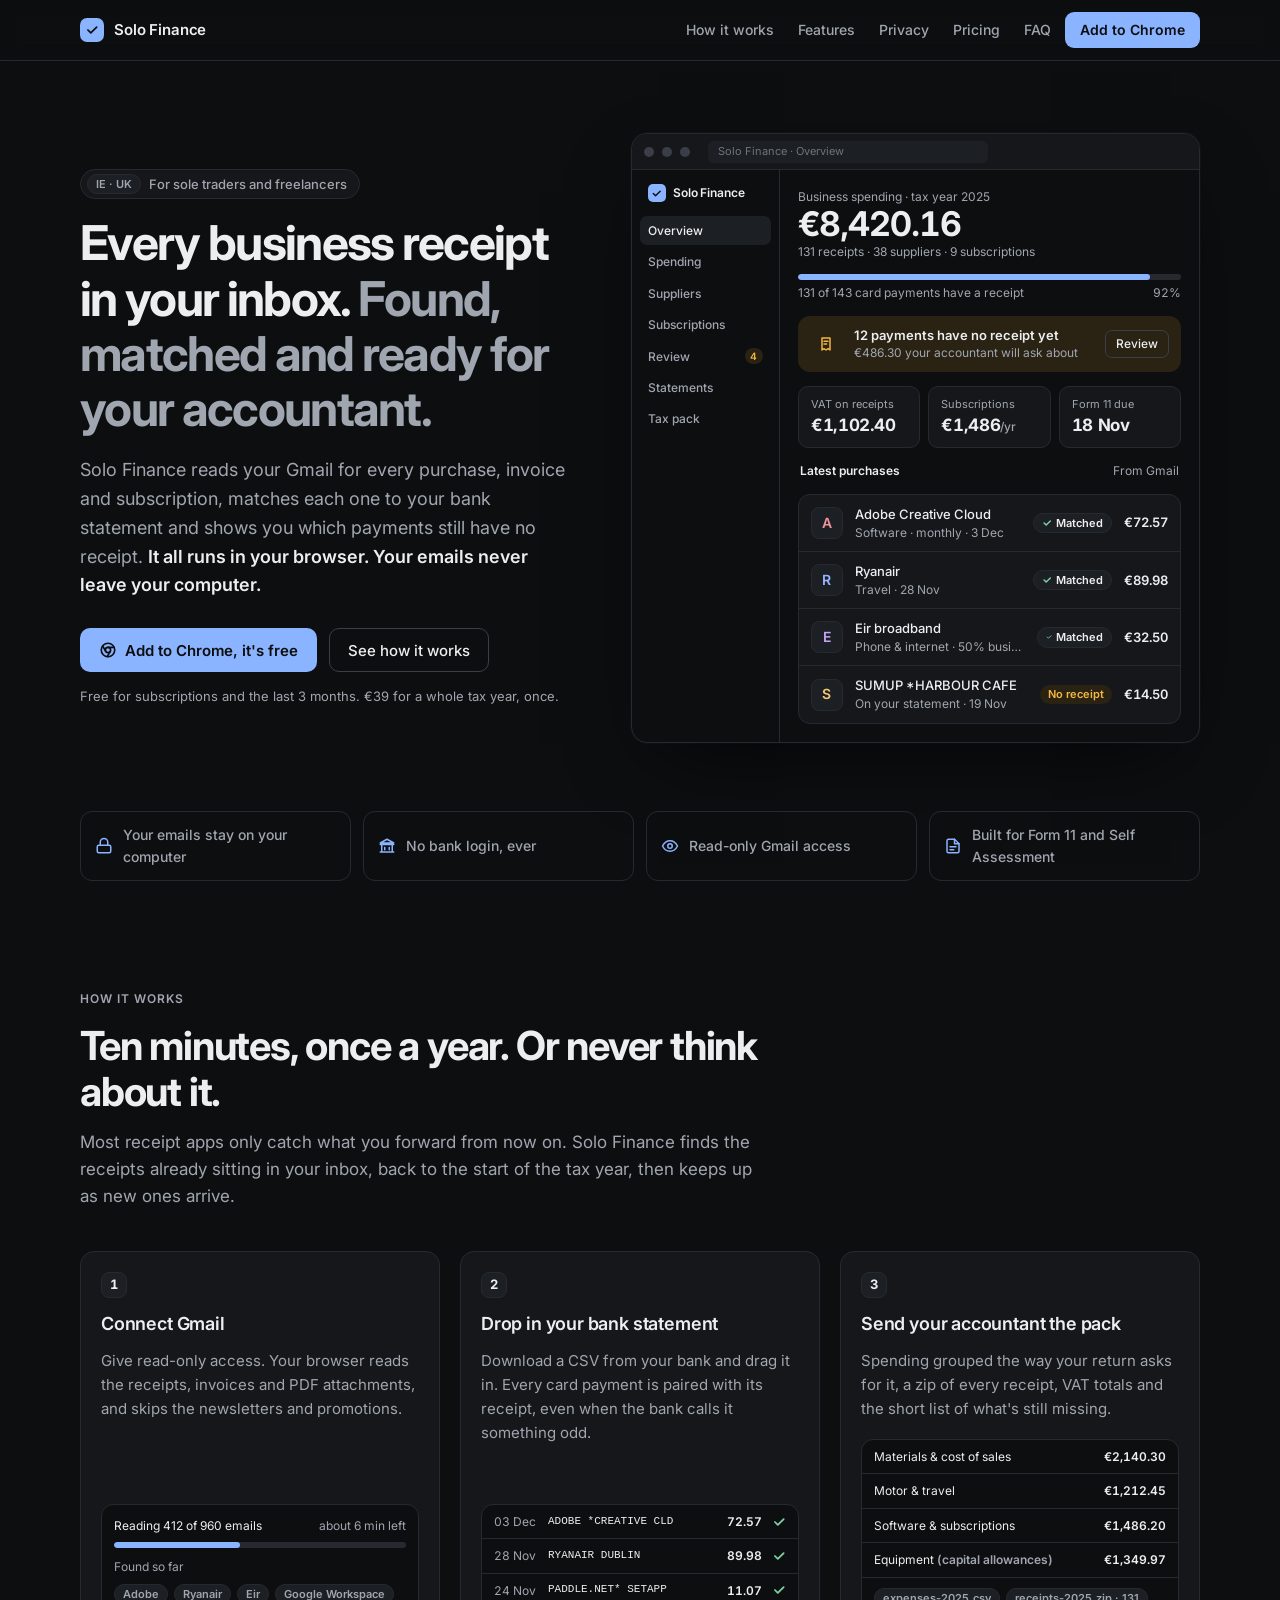
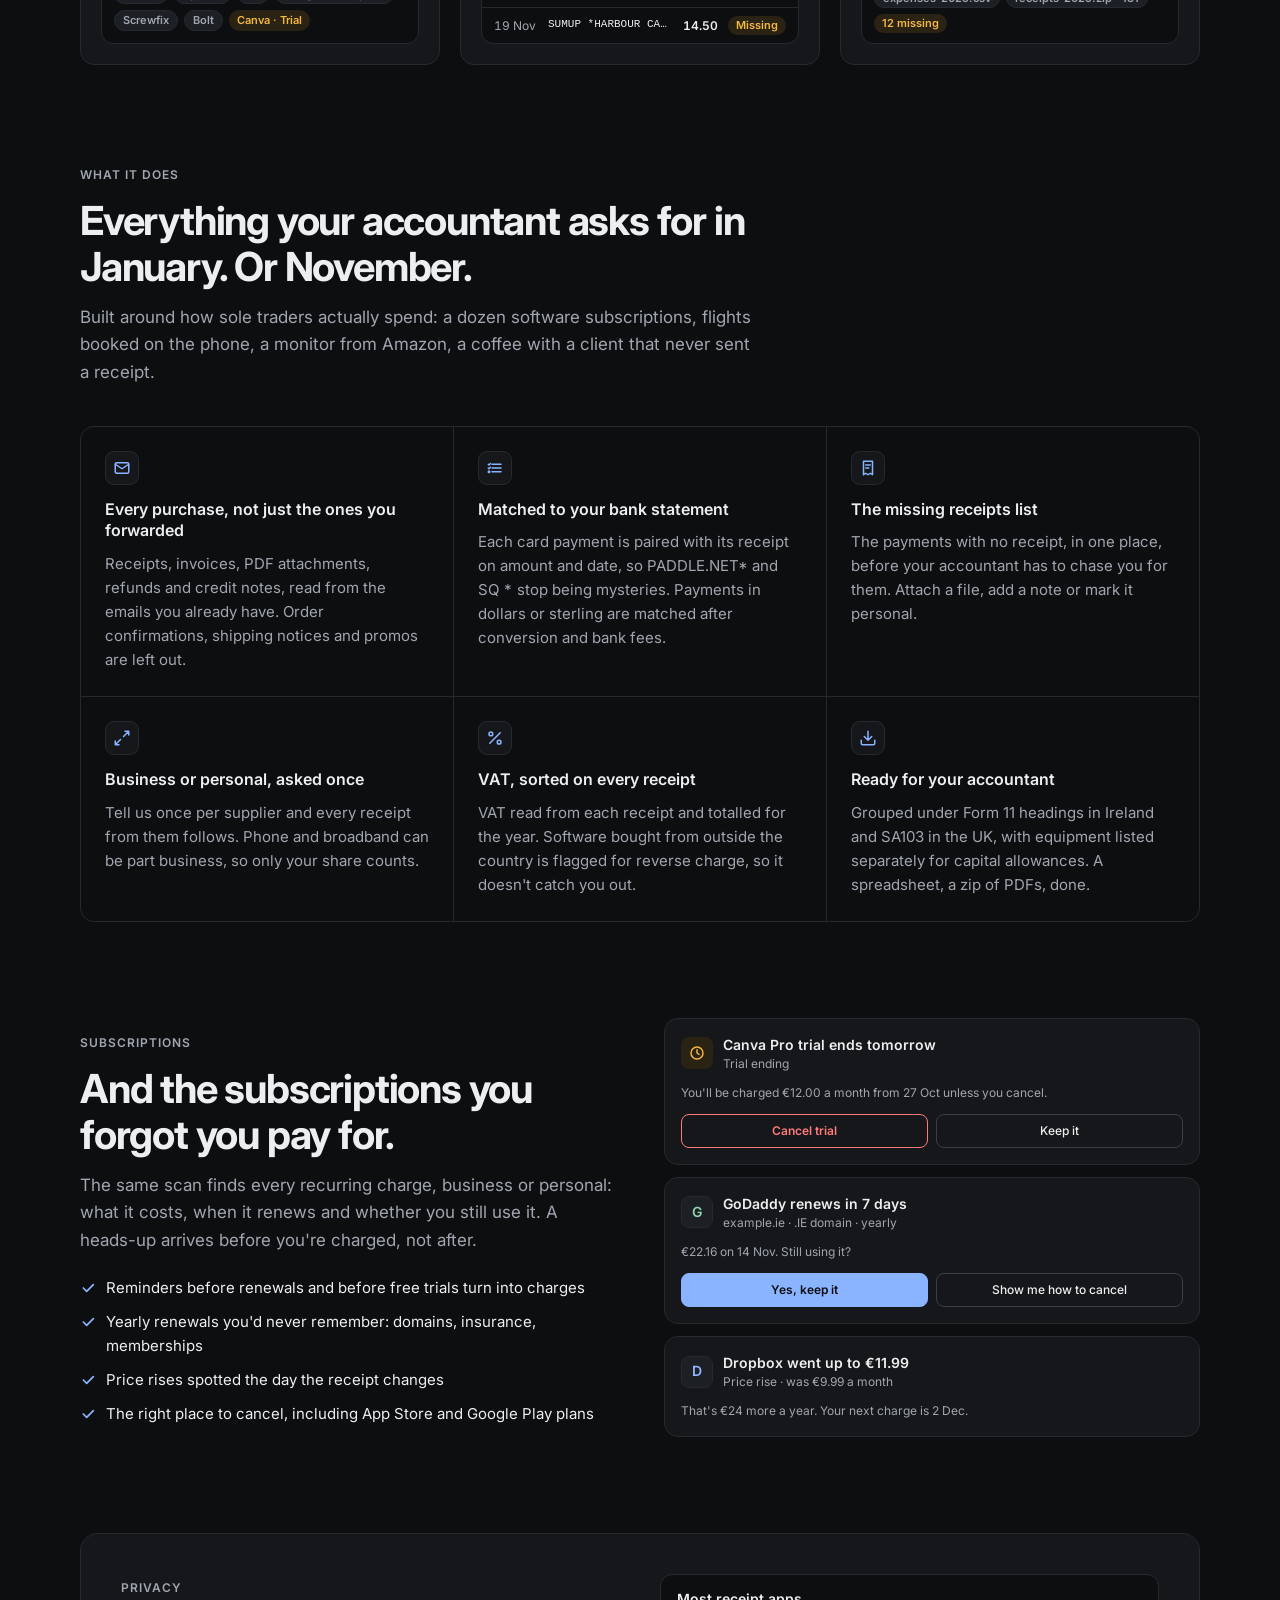
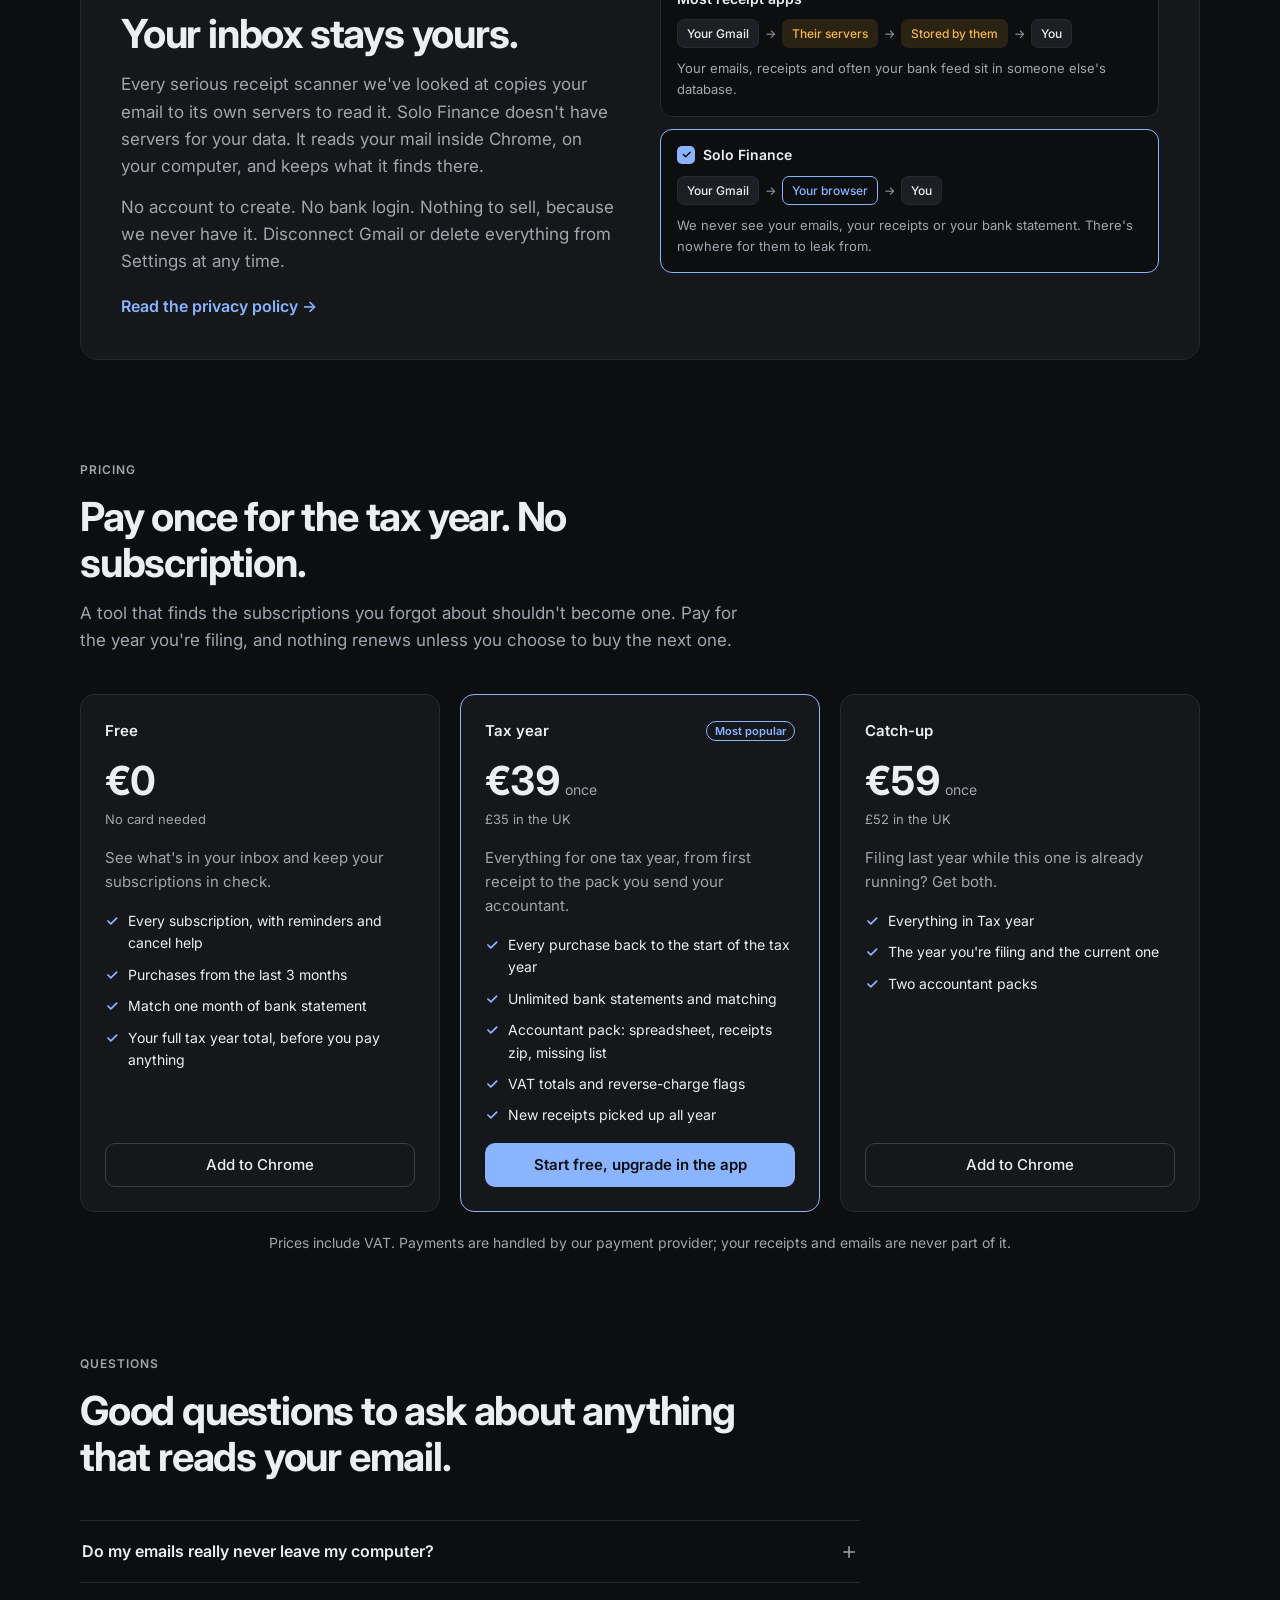
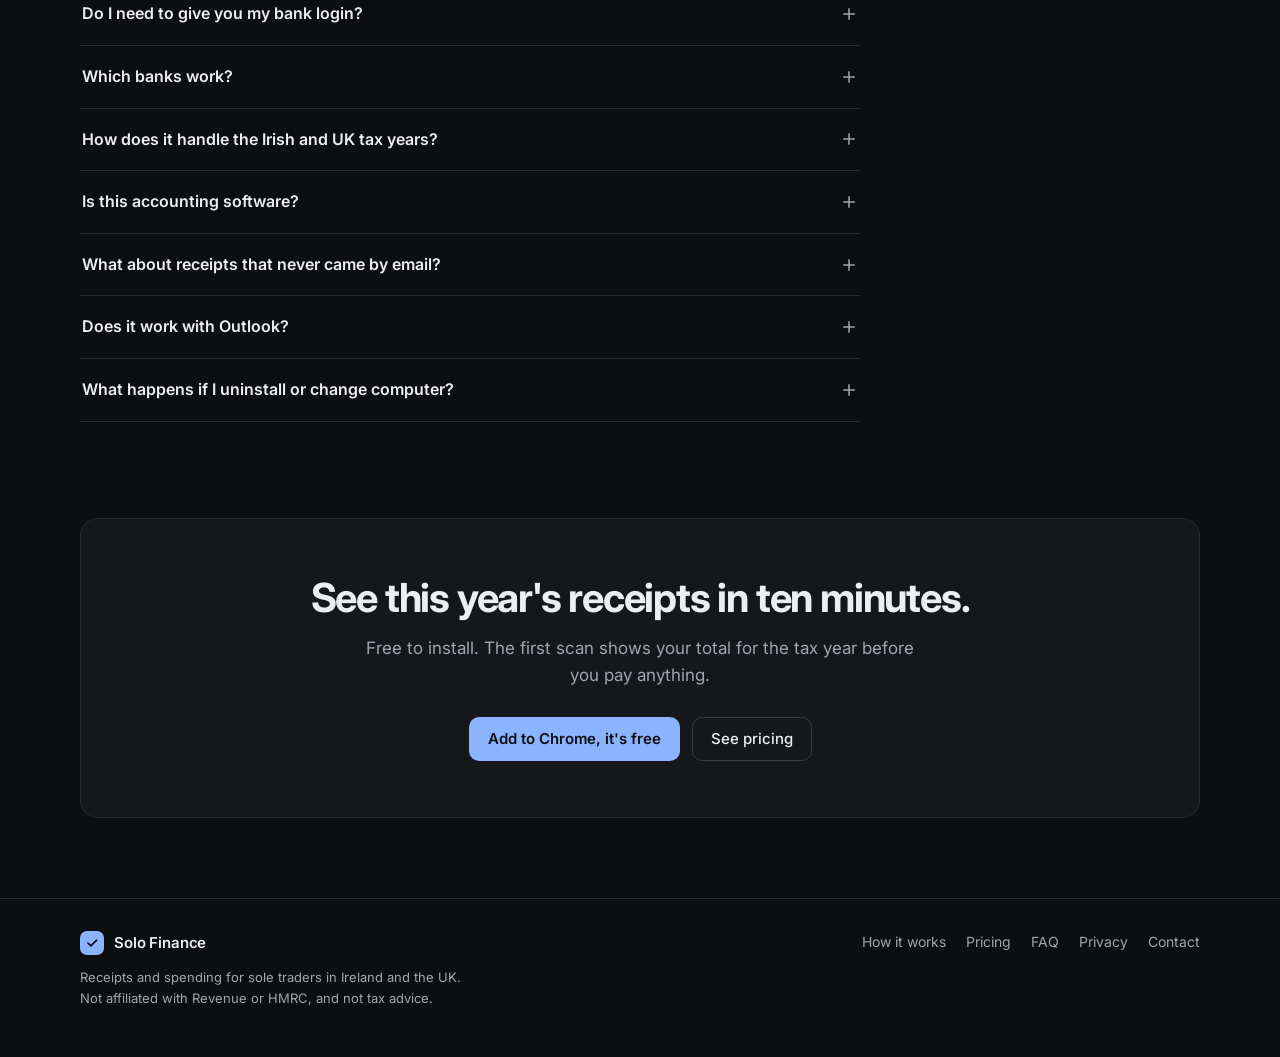
<file: index.html>
<!doctype html>
<html lang="en-IE">
<head>
<meta charset="utf-8">
<meta name="viewport" content="width=device-width, initial-scale=1">
<title>Solo Finance: every business receipt, found and matched</title>
<meta name="description" content="Solo Finance finds every business purchase in your Gmail, matches it to your bank statement and hands your accountant a tidy pack at tax time. For sole traders in Ireland and the UK. Your emails never leave your computer.">
<meta name="theme-color" content="#0D0E10">
<meta property="og:title" content="Solo Finance">
<meta property="og:description" content="Every business receipt in your Gmail, matched to your bank statement and ready for your accountant. Runs in your browser: your emails never leave your computer.">
<meta property="og:type" content="website">
<link rel="icon" href="favicon.svg" type="image/svg+xml">
<link rel="preconnect" href="https://fonts.googleapis.com">
<link rel="preconnect" href="https://fonts.gstatic.com" crossorigin>
<link href="https://fonts.googleapis.com/css2?family=Inter:wght@400;500;600;700&display=swap" rel="stylesheet">
<link rel="stylesheet" href="styles.css">
</head>
<body>
<a class="skip" href="#main">Skip to content</a>

<header class="site-header">
  <div class="wrap">
    <a class="brand" href="./" aria-label="Solo Finance home">
      <span class="brand-mark"><svg width="14" height="14" viewBox="0 0 24 24" fill="none" stroke="#0D0E10" stroke-width="3" stroke-linecap="round" stroke-linejoin="round" aria-hidden="true"><path d="M5 12l5 5L20 7"/></svg></span>
      Solo Finance
    </a>
    <nav class="nav" aria-label="Main">
      <a href="#how">How it works</a>
      <a href="#features">Features</a>
      <a href="#privacy">Privacy</a>
      <a href="#pricing">Pricing</a>
      <a href="#faq">FAQ</a>
      <a class="btn btn-primary btn-small" href="https://chromewebstore.google.com/detail/poifdgfdbgmjpblgaogeidddepffcpjp">Add to Chrome</a>
    </nav>
  </div>
</header>

<main id="main">

  <!-- Hero -->
  <section class="hero">
    <div class="wrap hero-grid">
      <div>
        <span class="locale-pill"><span class="tag tag-neutral">IE · UK</span> For sole traders and freelancers</span>
        <h1>Every business receipt in your inbox. <span class="soft">Found, matched and ready for your accountant.</span></h1>
        <p class="lede">Solo Finance reads your Gmail for every purchase, invoice and subscription, matches each one to your bank statement and shows you which payments still have no receipt. <strong>It all runs in your browser. Your emails never leave your computer.</strong></p>
        <div class="hero-actions">
          <a class="btn btn-primary" href="https://chromewebstore.google.com/detail/poifdgfdbgmjpblgaogeidddepffcpjp">
            <svg width="18" height="18" viewBox="0 0 24 24" fill="none" stroke="currentColor" stroke-width="2.2" stroke-linecap="round" stroke-linejoin="round" aria-hidden="true"><circle cx="12" cy="12" r="9"/><circle cx="12" cy="12" r="3.5"/><path d="M12 8.5h8.2M8.97 13.75 4.9 6.7M15.03 13.75l-4.1 7.1"/></svg>
            Add to Chrome, it's free
          </a>
          <a class="btn btn-secondary" href="#how">See how it works</a>
        </div>
        <p class="hero-note">Free for subscriptions and the last 3 months. €39 for a whole tax year, once.</p>
      </div>

      <!-- Mock: the full-page view, tax year overview -->
      <div class="app" role="img" aria-label="Solo Finance overview for tax year 2025: €8,420.16 of business spending, 131 of 143 card payments matched to a receipt, 12 still missing.">
        <div class="app-bar" aria-hidden="true">
          <span class="dot"></span><span class="dot"></span><span class="dot"></span>
          <span class="url">Solo Finance · Overview</span>
        </div>
        <div class="app-body" aria-hidden="true">
          <div class="app-side">
            <span class="brand"><span class="brand-mark"><svg width="11" height="11" viewBox="0 0 24 24" fill="none" stroke="#0D0E10" stroke-width="3.2" stroke-linecap="round" stroke-linejoin="round"><path d="M5 12l5 5L20 7"/></svg></span>Solo Finance</span>
            <span class="item on">Overview</span>
            <span class="item">Spending</span>
            <span class="item">Suppliers</span>
            <span class="item">Subscriptions</span>
            <span class="item">Review <span class="count">4</span></span>
            <span class="item">Statements</span>
            <span class="item">Tax pack</span>
          </div>
          <div class="app-main">
            <div>
              <div class="figure-label">Business spending · tax year 2025</div>
              <div class="figure">€8,420.16</div>
              <div class="figure-sub">131 receipts · 38 suppliers · 9 subscriptions</div>
            </div>
            <div>
              <div class="meter"><span style="width: 92%"></span></div>
              <div class="meter-legend"><span>131 of 143 card payments have a receipt</span><span class="num">92%</span></div>
            </div>
            <div class="attention">
              <div class="tile warn"><svg width="16" height="16" viewBox="0 0 24 24" fill="none" stroke="currentColor" stroke-width="2.2" stroke-linecap="round" stroke-linejoin="round"><path d="M6 3h12v18l-3-2-3 2-3-2-3 2z"/><path d="M9 8h6M9 12h4"/></svg></div>
              <div class="grow">
                <div class="t">12 payments have no receipt yet</div>
                <div class="s">€486.30 your accountant will ask about</div>
              </div>
              <span class="mini-btn">Review</span>
            </div>
            <div class="stat-row">
              <div class="stat"><div class="k">VAT on receipts</div><div class="v">€1,102.40</div></div>
              <div class="stat"><div class="k">Subscriptions</div><div class="v">€1,486<span class="muted" style="font-size: 12px; font-weight: 500">/yr</span></div></div>
              <div class="stat"><div class="k">Form 11 due</div><div class="v">18 Nov</div></div>
            </div>
            <div class="section-label">Latest purchases <span class="muted">From Gmail</span></div>
            <div class="list">
              <div class="row">
                <div class="tile red">A</div>
                <div class="body">
                  <div class="title">Adobe Creative Cloud</div>
                  <div class="meta">Software · monthly · 3 Dec</div>
                </div>
                <span class="tag tag-match"><svg width="10" height="10" viewBox="0 0 24 24" fill="none" stroke="currentColor" stroke-width="3.4" stroke-linecap="round" stroke-linejoin="round"><path d="M5 12l5 5L20 7"/></svg>Matched</span>
                <div class="amount"><div class="v">€72.57</div></div>
              </div>
              <div class="row">
                <div class="tile blue">R</div>
                <div class="body">
                  <div class="title">Ryanair</div>
                  <div class="meta">Travel · 28 Nov</div>
                </div>
                <span class="tag tag-match"><svg width="10" height="10" viewBox="0 0 24 24" fill="none" stroke="currentColor" stroke-width="3.4" stroke-linecap="round" stroke-linejoin="round"><path d="M5 12l5 5L20 7"/></svg>Matched</span>
                <div class="amount"><div class="v">€89.98</div></div>
              </div>
              <div class="row">
                <div class="tile violet">E</div>
                <div class="body">
                  <div class="title">Eir broadband</div>
                  <div class="meta">Phone &amp; internet · 50% business</div>
                </div>
                <span class="tag tag-match"><svg width="10" height="10" viewBox="0 0 24 24" fill="none" stroke="currentColor" stroke-width="3.4" stroke-linecap="round" stroke-linejoin="round"><path d="M5 12l5 5L20 7"/></svg>Matched</span>
                <div class="amount"><div class="v">€32.50</div></div>
              </div>
              <div class="row">
                <div class="tile amber">S</div>
                <div class="body">
                  <div class="title">SUMUP *HARBOUR CAFE</div>
                  <div class="meta">On your statement · 19 Nov</div>
                </div>
                <span class="tag tag-amber">No receipt</span>
                <div class="amount"><div class="v">€14.50</div></div>
              </div>
            </div>
          </div>
        </div>
      </div>
    </div>
  </section>

  <!-- Trust strip -->
  <section class="strip" aria-label="Why it's safe">
    <div class="wrap">
      <ul>
        <li><svg width="18" height="18" viewBox="0 0 24 24" fill="none" stroke="currentColor" stroke-width="2" stroke-linecap="round" stroke-linejoin="round" aria-hidden="true"><rect x="3" y="11" width="18" height="10" rx="2"/><path d="M7 11V7a5 5 0 0 1 10 0v4"/></svg>Your emails stay on your computer</li>
        <li><svg width="18" height="18" viewBox="0 0 24 24" fill="none" stroke="currentColor" stroke-width="2" stroke-linecap="round" stroke-linejoin="round" aria-hidden="true"><path d="M3 10h18M5 10V20M19 10V20M9 14v3M15 14v3M3 20h18M12 3l9 5H3z"/></svg>No bank login, ever</li>
        <li><svg width="18" height="18" viewBox="0 0 24 24" fill="none" stroke="currentColor" stroke-width="2" stroke-linecap="round" stroke-linejoin="round" aria-hidden="true"><path d="M2 12s3.5-7 10-7 10 7 10 7-3.5 7-10 7S2 12 2 12z"/><circle cx="12" cy="12" r="3"/></svg>Read-only Gmail access</li>
        <li><svg width="18" height="18" viewBox="0 0 24 24" fill="none" stroke="currentColor" stroke-width="2" stroke-linecap="round" stroke-linejoin="round" aria-hidden="true"><path d="M14 3H6a2 2 0 0 0-2 2v14a2 2 0 0 0 2 2h12a2 2 0 0 0 2-2V9z"/><path d="M14 3v6h6M8 13h8M8 17h5"/></svg>Built for Form 11 and Self Assessment</li>
      </ul>
    </div>
  </section>

  <!-- How it works -->
  <section class="section" id="how">
    <div class="wrap">
      <div class="section-head">
        <span class="eyebrow">How it works</span>
        <h2>Ten minutes, once a year. Or never think about it.</h2>
        <p>Most receipt apps only catch what you forward from now on. Solo Finance finds the receipts already sitting in your inbox, back to the start of the tax year, then keeps up as new ones arrive.</p>
      </div>
      <div class="steps">

        <article class="step">
          <span class="step-n">1</span>
          <h3>Connect Gmail</h3>
          <p>Give read-only access. Your browser reads the receipts, invoices and PDF attachments, and skips the newsletters and promotions.</p>
          <div class="demo" aria-hidden="true">
            <div class="progress-card">
              <div style="display: flex; justify-content: space-between; gap: 8px; font-size: 12px"><span>Reading 412 of 960 emails</span><span class="muted">about 6 min left</span></div>
              <div class="meter"><span style="width: 43%"></span></div>
              <div class="muted" style="font-size: 12px; margin-top: 2px">Found so far</div>
              <div class="found">
                <span class="tag tag-neutral">Adobe</span><span class="tag tag-neutral">Ryanair</span><span class="tag tag-neutral">Eir</span><span class="tag tag-neutral">Google Workspace</span><span class="tag tag-neutral">Screwfix</span><span class="tag tag-neutral">Bolt</span><span class="tag tag-amber">Canva · Trial</span>
              </div>
            </div>
          </div>
        </article>

        <article class="step">
          <span class="step-n">2</span>
          <h3>Drop in your bank statement</h3>
          <p>Download a CSV from your bank and drag it in. Every card payment is paired with its receipt, even when the bank calls it something odd.</p>
          <div class="demo" aria-hidden="true">
            <div class="statement">
              <div class="line"><span class="d">03 Dec</span><span class="desc">ADOBE *CREATIVE CLD</span><span class="a">72.57</span><span class="ok"><svg width="14" height="14" viewBox="0 0 24 24" fill="none" stroke="currentColor" stroke-width="3" stroke-linecap="round" stroke-linejoin="round"><path d="M5 12l5 5L20 7"/></svg></span></div>
              <div class="line"><span class="d">28 Nov</span><span class="desc">RYANAIR DUBLIN</span><span class="a">89.98</span><span class="ok"><svg width="14" height="14" viewBox="0 0 24 24" fill="none" stroke="currentColor" stroke-width="3" stroke-linecap="round" stroke-linejoin="round"><path d="M5 12l5 5L20 7"/></svg></span></div>
              <div class="line"><span class="d">24 Nov</span><span class="desc">PADDLE.NET* SETAPP</span><span class="a">11.07</span><span class="ok"><svg width="14" height="14" viewBox="0 0 24 24" fill="none" stroke="currentColor" stroke-width="3" stroke-linecap="round" stroke-linejoin="round"><path d="M5 12l5 5L20 7"/></svg></span></div>
              <div class="line"><span class="d">19 Nov</span><span class="desc">SUMUP *HARBOUR CAFE</span><span class="a">14.50</span><span class="tag tag-amber">Missing</span></div>
            </div>
          </div>
        </article>

        <article class="step">
          <span class="step-n">3</span>
          <h3>Send your accountant the pack</h3>
          <p>Spending grouped the way your return asks for it, a zip of every receipt, VAT totals and the short list of what's still missing.</p>
          <div class="demo" aria-hidden="true">
            <div class="pack">
              <div class="line"><span>Materials &amp; cost of sales</span><span>€2,140.30</span></div>
              <div class="line"><span>Motor &amp; travel</span><span>€1,212.45</span></div>
              <div class="line"><span>Software &amp; subscriptions</span><span>€1,486.20</span></div>
              <div class="line"><span>Equipment <span class="muted">(capital allowances)</span></span><span>€1,349.97</span></div>
              <div class="files">
                <span class="tag tag-neutral">expenses-2025.csv</span><span class="tag tag-neutral">receipts-2025.zip · 131</span><span class="tag tag-amber">12 missing</span>
              </div>
            </div>
          </div>
        </article>

      </div>
    </div>
  </section>

  <!-- Features -->
  <section class="section" id="features">
    <div class="wrap">
      <div class="section-head">
        <span class="eyebrow">What it does</span>
        <h2>Everything your accountant asks for in January. Or November.</h2>
        <p>Built around how sole traders actually spend: a dozen software subscriptions, flights booked on the phone, a monitor from Amazon, a coffee with a client that never sent a receipt.</p>
      </div>
      <div class="features">
        <div class="feature">
          <span class="icon"><svg width="18" height="18" viewBox="0 0 24 24" fill="none" stroke="currentColor" stroke-width="2" stroke-linecap="round" stroke-linejoin="round" aria-hidden="true"><rect x="3" y="5" width="18" height="14" rx="2"/><path d="m3 7 9 6 9-6"/></svg></span>
          <h3>Every purchase, not just the ones you forwarded</h3>
          <p>Receipts, invoices, PDF attachments, refunds and credit notes, read from the emails you already have. Order confirmations, shipping notices and promos are left out.</p>
        </div>
        <div class="feature">
          <span class="icon"><svg width="18" height="18" viewBox="0 0 24 24" fill="none" stroke="currentColor" stroke-width="2" stroke-linecap="round" stroke-linejoin="round" aria-hidden="true"><path d="M8 7h12M8 12h12M8 17h12"/><path d="m3 7 1 1 2-2M3 12l1 1 2-2"/><circle cx="4" cy="17" r="1"/></svg></span>
          <h3>Matched to your bank statement</h3>
          <p>Each card payment is paired with its receipt on amount and date, so <span class="num">PADDLE.NET*</span> and <span class="num">SQ *</span> stop being mysteries. Payments in dollars or sterling are matched after conversion and bank fees.</p>
        </div>
        <div class="feature">
          <span class="icon"><svg width="18" height="18" viewBox="0 0 24 24" fill="none" stroke="currentColor" stroke-width="2" stroke-linecap="round" stroke-linejoin="round" aria-hidden="true"><path d="M6 3h12v18l-3-2-3 2-3-2-3 2z"/><path d="M9 8h6M9 12h4"/></svg></span>
          <h3>The missing receipts list</h3>
          <p>The payments with no receipt, in one place, before your accountant has to chase you for them. Attach a file, add a note or mark it personal.</p>
        </div>
        <div class="feature">
          <span class="icon"><svg width="18" height="18" viewBox="0 0 24 24" fill="none" stroke="currentColor" stroke-width="2" stroke-linecap="round" stroke-linejoin="round" aria-hidden="true"><path d="M16 3h5v5M21 3l-7 7M8 21H3v-5M3 21l7-7"/></svg></span>
          <h3>Business or personal, asked once</h3>
          <p>Tell us once per supplier and every receipt from them follows. Phone and broadband can be part business, so only your share counts.</p>
        </div>
        <div class="feature">
          <span class="icon"><svg width="18" height="18" viewBox="0 0 24 24" fill="none" stroke="currentColor" stroke-width="2" stroke-linecap="round" stroke-linejoin="round" aria-hidden="true"><path d="M19 5 5 19"/><circle cx="6.5" cy="6.5" r="2.5"/><circle cx="17.5" cy="17.5" r="2.5"/></svg></span>
          <h3>VAT, sorted on every receipt</h3>
          <p>VAT read from each receipt and totalled for the year. Software bought from outside the country is flagged for reverse charge, so it doesn't catch you out.</p>
        </div>
        <div class="feature">
          <span class="icon"><svg width="18" height="18" viewBox="0 0 24 24" fill="none" stroke="currentColor" stroke-width="2" stroke-linecap="round" stroke-linejoin="round" aria-hidden="true"><path d="M21 15v4a2 2 0 0 1-2 2H5a2 2 0 0 1-2-2v-4"/><path d="m7 10 5 5 5-5M12 15V3"/></svg></span>
          <h3>Ready for your accountant</h3>
          <p>Grouped under Form 11 headings in Ireland and SA103 in the UK, with equipment listed separately for capital allowances. A spreadsheet, a zip of PDFs, done.</p>
        </div>
      </div>
    </div>
  </section>

  <!-- Subscriptions -->
  <section class="section" id="subscriptions">
    <div class="wrap split">
      <div class="copy">
        <span class="eyebrow">Subscriptions</span>
        <h2>And the subscriptions you forgot you pay for.</h2>
        <p>The same scan finds every recurring charge, business or personal: what it costs, when it renews and whether you still use it. A heads-up arrives before you're charged, not after.</p>
        <ul class="ticks">
          <li><svg width="16" height="16" viewBox="0 0 24 24" fill="none" stroke="currentColor" stroke-width="2.6" stroke-linecap="round" stroke-linejoin="round" aria-hidden="true"><path d="M5 12l5 5L20 7"/></svg>Reminders before renewals and before free trials turn into charges</li>
          <li><svg width="16" height="16" viewBox="0 0 24 24" fill="none" stroke="currentColor" stroke-width="2.6" stroke-linecap="round" stroke-linejoin="round" aria-hidden="true"><path d="M5 12l5 5L20 7"/></svg>Yearly renewals you'd never remember: domains, insurance, memberships</li>
          <li><svg width="16" height="16" viewBox="0 0 24 24" fill="none" stroke="currentColor" stroke-width="2.6" stroke-linecap="round" stroke-linejoin="round" aria-hidden="true"><path d="M5 12l5 5L20 7"/></svg>Price rises spotted the day the receipt changes</li>
          <li><svg width="16" height="16" viewBox="0 0 24 24" fill="none" stroke="currentColor" stroke-width="2.6" stroke-linecap="round" stroke-linejoin="round" aria-hidden="true"><path d="M5 12l5 5L20 7"/></svg>The right place to cancel, including App Store and Google Play plans</li>
        </ul>
      </div>
      <div class="cards" aria-hidden="true">
        <div class="card">
          <div class="head">
            <div class="tile warn"><svg width="16" height="16" viewBox="0 0 24 24" fill="none" stroke="currentColor" stroke-width="2.2" stroke-linecap="round" stroke-linejoin="round"><circle cx="12" cy="12" r="9"/><path d="M12 7v5l3 2"/></svg></div>
            <div><div class="t">Canva Pro trial ends tomorrow</div><div class="s">Trial ending</div></div>
          </div>
          <div class="note">You'll be charged €12.00 a month from 27 Oct unless you cancel.</div>
          <div class="actions"><span class="mini-btn cancel">Cancel trial</span><span class="mini-btn">Keep it</span></div>
        </div>
        <div class="card">
          <div class="head">
            <div class="tile green">G</div>
            <div><div class="t">GoDaddy renews in 7 days</div><div class="s">example.ie · .IE domain · yearly</div></div>
          </div>
          <div class="note">€22.16 on 14 Nov. Still using it?</div>
          <div class="actions"><span class="mini-btn primary">Yes, keep it</span><span class="mini-btn">Show me how to cancel</span></div>
        </div>
        <div class="card">
          <div class="head">
            <div class="tile blue">D</div>
            <div><div class="t">Dropbox went up to €11.99</div><div class="s">Price rise · was €9.99 a month</div></div>
          </div>
          <div class="note">That's €24 more a year. Your next charge is 2 Dec.</div>
        </div>
      </div>
    </div>
  </section>

  <!-- Privacy -->
  <section class="section" id="privacy">
    <div class="wrap">
      <div class="privacy-block">
        <div class="copy">
          <span class="eyebrow">Privacy</span>
          <h2>Your inbox stays yours.</h2>
          <p>Every serious receipt scanner we've looked at copies your email to its own servers to read it. Solo Finance doesn't have servers for your data. It reads your mail inside Chrome, on your computer, and keeps what it finds there.</p>
          <p>No account to create. No bank login. Nothing to sell, because we never have it. Disconnect Gmail or delete everything from Settings at any time.</p>
          <a href="privacy.html">Read the privacy policy →</a>
        </div>
        <div class="compare">
          <div class="side">
            <h3>Most receipt apps</h3>
            <div class="flow" aria-label="Your Gmail, then their servers, then stored by them, then shown to you">
              <span class="node">Your Gmail</span><span>→</span><span class="node risk">Their servers</span><span>→</span><span class="node risk">Stored by them</span><span>→</span><span class="node">You</span>
            </div>
            <p>Your emails, receipts and often your bank feed sit in someone else's database.</p>
          </div>
          <div class="side us">
            <h3><span class="brand-mark" style="width: 18px; height: 18px; border-radius: 5px"><svg width="11" height="11" viewBox="0 0 24 24" fill="none" stroke="#0D0E10" stroke-width="3.2" stroke-linecap="round" stroke-linejoin="round" aria-hidden="true"><path d="M5 12l5 5L20 7"/></svg></span>Solo Finance</h3>
            <div class="flow" aria-label="Your Gmail, then your browser, then you">
              <span class="node">Your Gmail</span><span>→</span><span class="node safe">Your browser</span><span>→</span><span class="node">You</span>
            </div>
            <p>We never see your emails, your receipts or your bank statement. There's nowhere for them to leak from.</p>
          </div>
        </div>
      </div>
    </div>
  </section>

  <!-- Pricing -->
  <section class="section" id="pricing">
    <div class="wrap">
      <div class="section-head">
        <span class="eyebrow">Pricing</span>
        <h2>Pay once for the tax year. No subscription.</h2>
        <p>A tool that finds the subscriptions you forgot about shouldn't become one. Pay for the year you're filing, and nothing renews unless you choose to buy the next one.</p>
      </div>
      <div class="plans">
        <div class="plan">
          <div class="name">Free</div>
          <div class="price"><span class="v">€0</span></div>
          <div class="alt">No card needed</div>
          <p class="desc">See what's in your inbox and keep your subscriptions in check.</p>
          <ul>
            <li><svg width="14" height="14" viewBox="0 0 24 24" fill="none" stroke="currentColor" stroke-width="3" stroke-linecap="round" stroke-linejoin="round" aria-hidden="true"><path d="M5 12l5 5L20 7"/></svg>Every subscription, with reminders and cancel help</li>
            <li><svg width="14" height="14" viewBox="0 0 24 24" fill="none" stroke="currentColor" stroke-width="3" stroke-linecap="round" stroke-linejoin="round" aria-hidden="true"><path d="M5 12l5 5L20 7"/></svg>Purchases from the last 3 months</li>
            <li><svg width="14" height="14" viewBox="0 0 24 24" fill="none" stroke="currentColor" stroke-width="3" stroke-linecap="round" stroke-linejoin="round" aria-hidden="true"><path d="M5 12l5 5L20 7"/></svg>Match one month of bank statement</li>
            <li><svg width="14" height="14" viewBox="0 0 24 24" fill="none" stroke="currentColor" stroke-width="3" stroke-linecap="round" stroke-linejoin="round" aria-hidden="true"><path d="M5 12l5 5L20 7"/></svg>Your full tax year total, before you pay anything</li>
          </ul>
          <a class="btn btn-secondary" href="https://chromewebstore.google.com/detail/poifdgfdbgmjpblgaogeidddepffcpjp">Add to Chrome</a>
        </div>
        <div class="plan main">
          <div class="name">Tax year <span class="tag tag-accent">Most popular</span></div>
          <div class="price"><span class="v">€39</span><span class="s">once</span></div>
          <div class="alt">£35 in the UK</div>
          <p class="desc">Everything for one tax year, from first receipt to the pack you send your accountant.</p>
          <ul>
            <li><svg width="14" height="14" viewBox="0 0 24 24" fill="none" stroke="currentColor" stroke-width="3" stroke-linecap="round" stroke-linejoin="round" aria-hidden="true"><path d="M5 12l5 5L20 7"/></svg>Every purchase back to the start of the tax year</li>
            <li><svg width="14" height="14" viewBox="0 0 24 24" fill="none" stroke="currentColor" stroke-width="3" stroke-linecap="round" stroke-linejoin="round" aria-hidden="true"><path d="M5 12l5 5L20 7"/></svg>Unlimited bank statements and matching</li>
            <li><svg width="14" height="14" viewBox="0 0 24 24" fill="none" stroke="currentColor" stroke-width="3" stroke-linecap="round" stroke-linejoin="round" aria-hidden="true"><path d="M5 12l5 5L20 7"/></svg>Accountant pack: spreadsheet, receipts zip, missing list</li>
            <li><svg width="14" height="14" viewBox="0 0 24 24" fill="none" stroke="currentColor" stroke-width="3" stroke-linecap="round" stroke-linejoin="round" aria-hidden="true"><path d="M5 12l5 5L20 7"/></svg>VAT totals and reverse-charge flags</li>
            <li><svg width="14" height="14" viewBox="0 0 24 24" fill="none" stroke="currentColor" stroke-width="3" stroke-linecap="round" stroke-linejoin="round" aria-hidden="true"><path d="M5 12l5 5L20 7"/></svg>New receipts picked up all year</li>
          </ul>
          <a class="btn btn-primary" href="https://chromewebstore.google.com/detail/poifdgfdbgmjpblgaogeidddepffcpjp">Start free, upgrade in the app</a>
        </div>
        <div class="plan">
          <div class="name">Catch-up</div>
          <div class="price"><span class="v">€59</span><span class="s">once</span></div>
          <div class="alt">£52 in the UK</div>
          <p class="desc">Filing last year while this one is already running? Get both.</p>
          <ul>
            <li><svg width="14" height="14" viewBox="0 0 24 24" fill="none" stroke="currentColor" stroke-width="3" stroke-linecap="round" stroke-linejoin="round" aria-hidden="true"><path d="M5 12l5 5L20 7"/></svg>Everything in Tax year</li>
            <li><svg width="14" height="14" viewBox="0 0 24 24" fill="none" stroke="currentColor" stroke-width="3" stroke-linecap="round" stroke-linejoin="round" aria-hidden="true"><path d="M5 12l5 5L20 7"/></svg>The year you're filing and the current one</li>
            <li><svg width="14" height="14" viewBox="0 0 24 24" fill="none" stroke="currentColor" stroke-width="3" stroke-linecap="round" stroke-linejoin="round" aria-hidden="true"><path d="M5 12l5 5L20 7"/></svg>Two accountant packs</li>
          </ul>
          <a class="btn btn-secondary" href="https://chromewebstore.google.com/detail/poifdgfdbgmjpblgaogeidddepffcpjp">Add to Chrome</a>
        </div>
      </div>
      <p class="price-note">Prices include VAT. Payments are handled by our payment provider; your receipts and emails are never part of it.</p>
    </div>
  </section>

  <!-- FAQ -->
  <section class="section" id="faq">
    <div class="wrap">
      <div class="section-head">
        <span class="eyebrow">Questions</span>
        <h2>Good questions to ask about anything that reads your email.</h2>
      </div>
      <div class="faq">
        <details>
          <summary>Do my emails really never leave my computer?<svg width="18" height="18" viewBox="0 0 24 24" fill="none" stroke="currentColor" stroke-width="2" stroke-linecap="round" aria-hidden="true"><path d="M12 5v14M5 12h14"/></svg></summary>
          <div class="a">
            <p>Yes. Solo Finance is a Chrome extension. It asks Google for read-only access, downloads the relevant emails straight into your browser and reads them there. What it finds is stored in Chrome on your computer. We don't run servers that receive your emails, receipts or statements.</p>
            <p>The only things that touch the internet are Gmail itself, a daily exchange-rate lookup that carries nothing about you, and a licence check if you buy a tax year.</p>
          </div>
        </details>
        <details>
          <summary>Do I need to give you my bank login?<svg width="18" height="18" viewBox="0 0 24 24" fill="none" stroke="currentColor" stroke-width="2" stroke-linecap="round" aria-hidden="true"><path d="M12 5v14M5 12h14"/></svg></summary>
          <div class="a"><p>No. You download a statement (CSV) from your bank's website or app and drop it in. It's read on your computer like everything else. No bank feeds, no third party with access to your account.</p></div>
        </details>
        <details>
          <summary>Which banks work?<svg width="18" height="18" viewBox="0 0 24 24" fill="none" stroke="currentColor" stroke-width="2" stroke-linecap="round" aria-hidden="true"><path d="M12 5v14M5 12h14"/></svg></summary>
          <div class="a"><p>Any bank that lets you download a CSV statement. Solo Finance recognises the formats from AIB, Bank of Ireland, PTSB, Revolut, N26 and Wise in Ireland, and Monzo, Starling, Tide, Barclays, HSBC, Lloyds and NatWest in the UK. For anything else, you tell it which column is the date and which is the amount, once.</p></div>
        </details>
        <details>
          <summary>How does it handle the Irish and UK tax years?<svg width="18" height="18" viewBox="0 0 24 24" fill="none" stroke="currentColor" stroke-width="2" stroke-linecap="round" aria-hidden="true"><path d="M12 5v14M5 12h14"/></svg></summary>
          <div class="a">
            <p><strong>Ireland:</strong> the tax year is January to December, and spending is grouped under the Form 11 expense headings. Your return is due by 31 October, or mid-November if you file on ROS.</p>
            <p><strong>UK:</strong> the tax year runs 6 April to 5 April, and spending is grouped under the SA103 self-employment headings. The spreadsheet imports into Making Tax Digital software, and your Self Assessment is due online by 31 January.</p>
          </div>
        </details>
        <details>
          <summary>Is this accounting software?<svg width="18" height="18" viewBox="0 0 24 24" fill="none" stroke="currentColor" stroke-width="2" stroke-linecap="round" aria-hidden="true"><path d="M12 5v14M5 12h14"/></svg></summary>
          <div class="a"><p>No, and it doesn't try to be. It does the part sole traders hate: finding every receipt and proving every payment. Your accountant, or your bookkeeping software, does the rest with what it exports.</p></div>
        </details>
        <details>
          <summary>What about receipts that never came by email?<svg width="18" height="18" viewBox="0 0 24 24" fill="none" stroke="currentColor" stroke-width="2" stroke-linecap="round" aria-hidden="true"><path d="M12 5v14M5 12h14"/></svg></summary>
          <div class="a"><p>Fuel, shops and trade counters often don't send one. Those payments still show up from your bank statement, on the missing receipts list. Attach a scan or photo from your computer, add a note for your accountant, or mark it personal.</p></div>
        </details>
        <details>
          <summary>Does it work with Outlook?<svg width="18" height="18" viewBox="0 0 24 24" fill="none" stroke="currentColor" stroke-width="2" stroke-linecap="round" aria-hidden="true"><path d="M12 5v14M5 12h14"/></svg></summary>
          <div class="a"><p>Gmail and Google Workspace for now, including more than one account if your receipts go to different addresses. Outlook is on the list.</p></div>
        </details>
        <details>
          <summary>What happens if I uninstall or change computer?<svg width="18" height="18" viewBox="0 0 24 24" fill="none" stroke="currentColor" stroke-width="2" stroke-linecap="round" aria-hidden="true"><path d="M12 5v14M5 12h14"/></svg></summary>
          <div class="a"><p>Your data lives in Chrome, so uninstalling removes it. Save a backup file from Settings first and restore it anywhere. Your receipts are still in Gmail either way, so a fresh scan rebuilds the purchases on its own.</p></div>
        </details>
      </div>
    </div>
  </section>

  <!-- Closing CTA -->
  <section class="wrap">
    <div class="cta">
      <h2>See this year's receipts in ten minutes.</h2>
      <p>Free to install. The first scan shows your total for the tax year before you pay anything.</p>
      <div class="hero-actions">
        <a class="btn btn-primary" href="https://chromewebstore.google.com/detail/poifdgfdbgmjpblgaogeidddepffcpjp">Add to Chrome, it's free</a>
        <a class="btn btn-secondary" href="#pricing">See pricing</a>
      </div>
    </div>
  </section>

</main>

<footer class="site-footer">
  <div class="wrap">
    <div>
      <a class="brand" href="./">
        <span class="brand-mark"><svg width="14" height="14" viewBox="0 0 24 24" fill="none" stroke="#0D0E10" stroke-width="3" stroke-linecap="round" stroke-linejoin="round" aria-hidden="true"><path d="M5 12l5 5L20 7"/></svg></span>
        Solo Finance
      </a>
      <p class="small">Receipts and spending for sole traders in Ireland and the UK. Not affiliated with Revenue or HMRC, and not tax advice.</p>
    </div>
    <nav class="footer-links" aria-label="Footer">
      <a href="#how">How it works</a>
      <a href="#pricing">Pricing</a>
      <a href="#faq">FAQ</a>
      <a href="privacy.html">Privacy</a>
      <a href="mailto:hello@example.com">Contact</a>
    </nav>
  </div>
</footer>
</body>
</html>
</file>
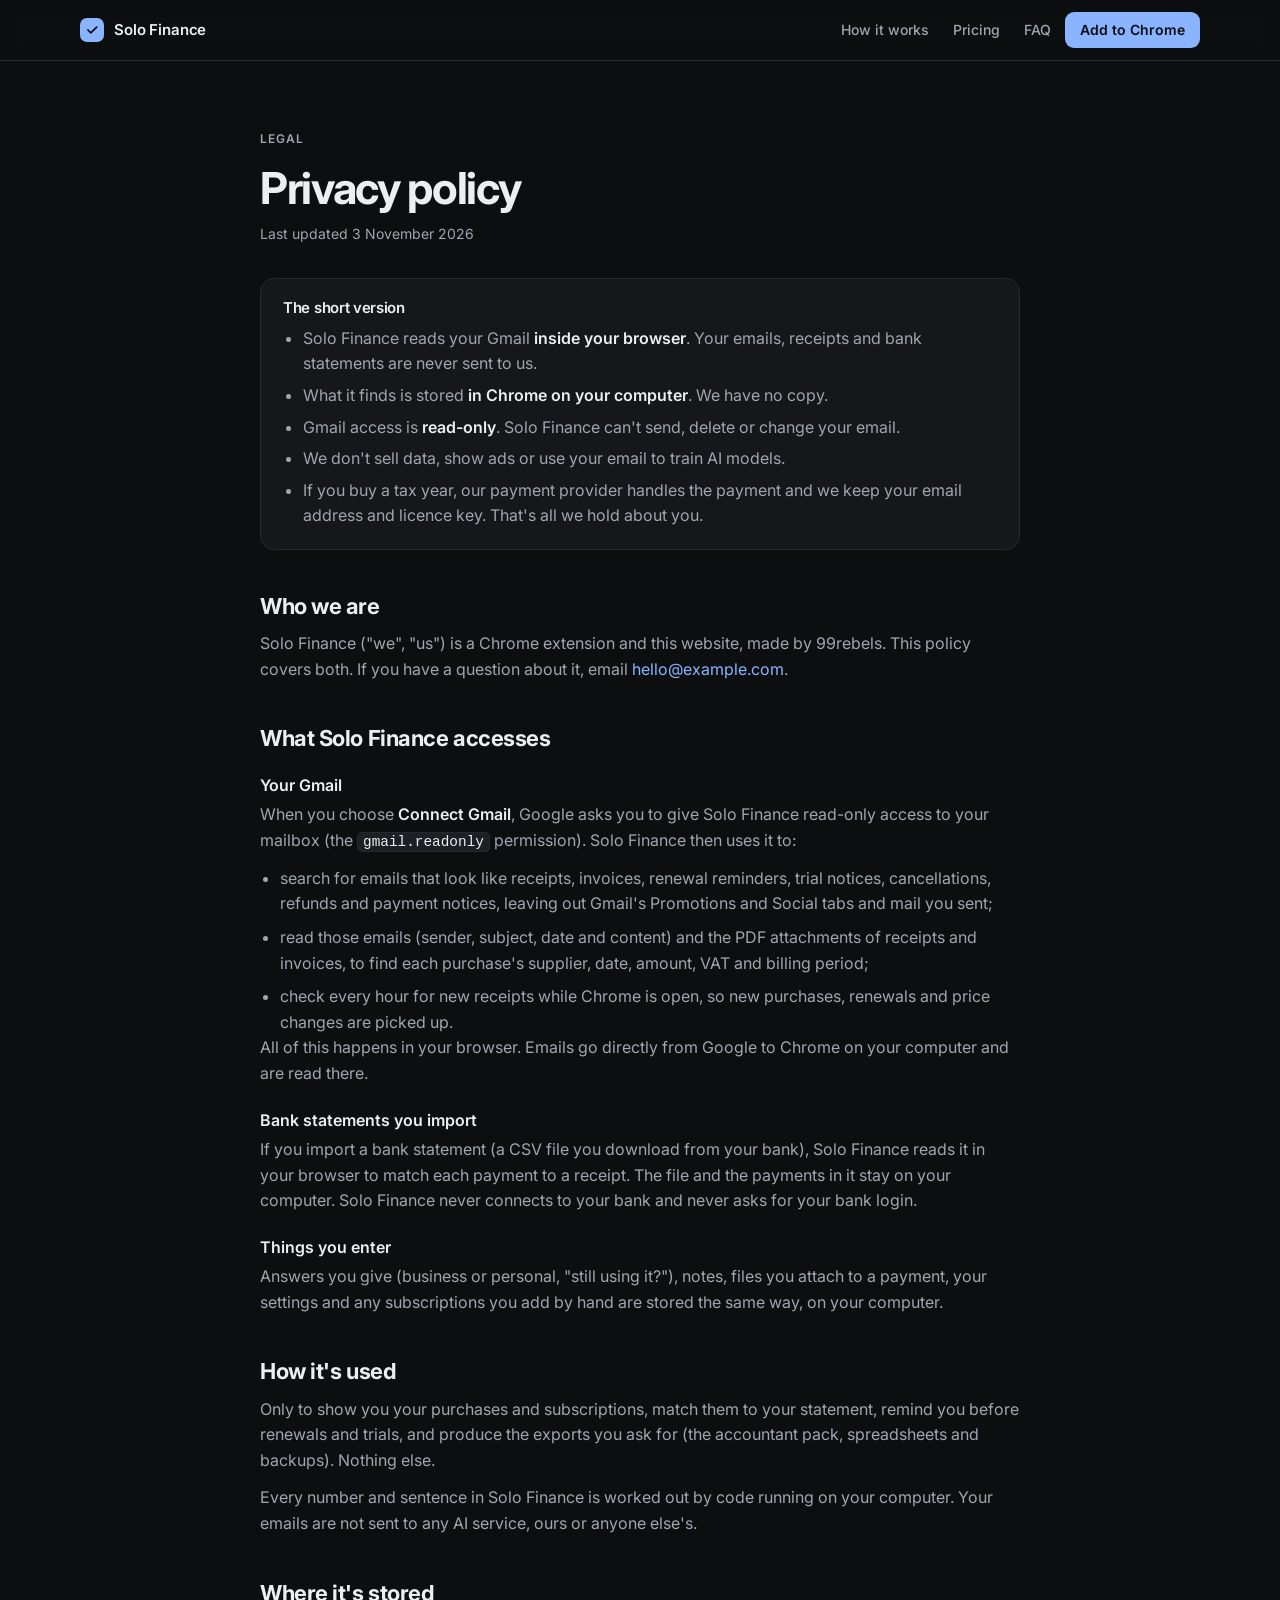
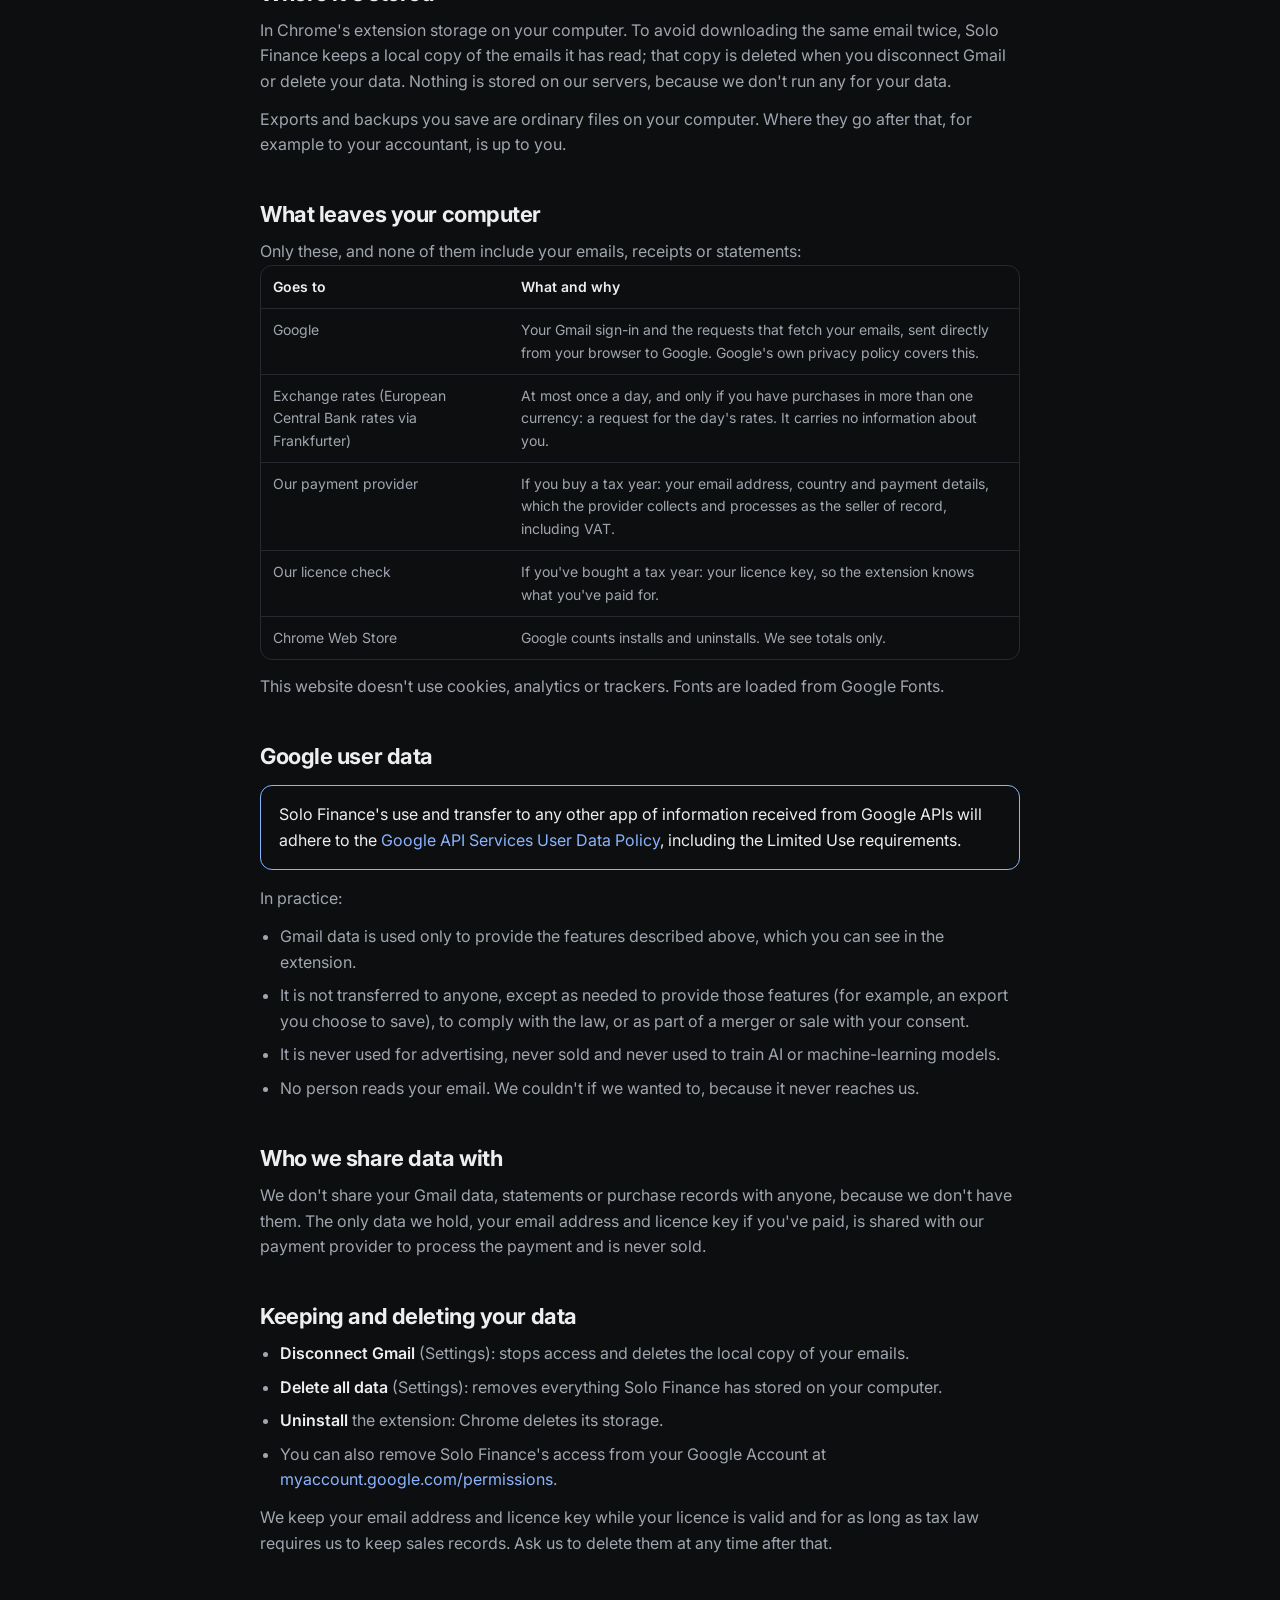
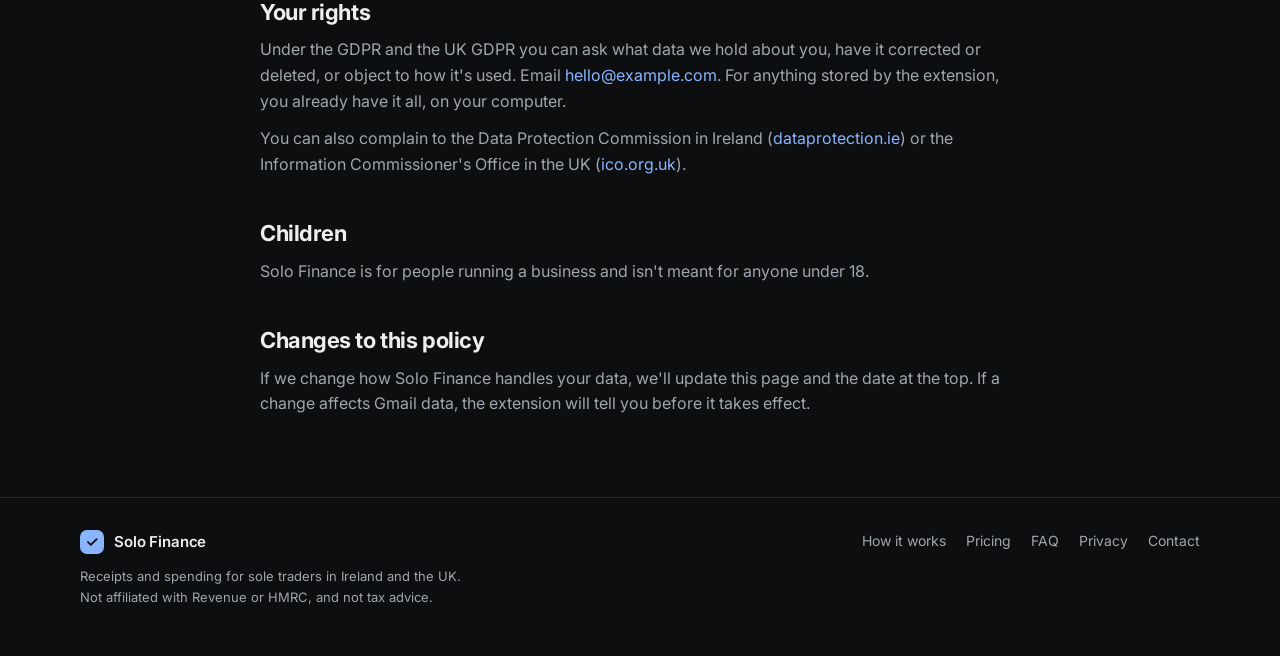
<file: privacy.html>
<!doctype html>
<html lang="en-IE">
<head>
<meta charset="utf-8">
<meta name="viewport" content="width=device-width, initial-scale=1">
<title>Privacy policy · Solo Finance</title>
<meta name="description" content="How Solo Finance handles your Gmail data, bank statements and purchase records. Your emails are read in your browser and never sent to our servers.">
<meta name="theme-color" content="#0D0E10">
<link rel="icon" href="favicon.svg" type="image/svg+xml">
<link rel="preconnect" href="https://fonts.googleapis.com">
<link rel="preconnect" href="https://fonts.gstatic.com" crossorigin>
<link href="https://fonts.googleapis.com/css2?family=Inter:wght@400;500;600;700&display=swap" rel="stylesheet">
<link rel="stylesheet" href="styles.css">
</head>
<body>
<a class="skip" href="#main">Skip to content</a>

<header class="site-header">
  <div class="wrap">
    <a class="brand" href="./" aria-label="Solo Finance home">
      <span class="brand-mark"><svg width="14" height="14" viewBox="0 0 24 24" fill="none" stroke="#0D0E10" stroke-width="3" stroke-linecap="round" stroke-linejoin="round" aria-hidden="true"><path d="M5 12l5 5L20 7"/></svg></span>
      Solo Finance
    </a>
    <nav class="nav" aria-label="Main">
      <a href="./#how">How it works</a>
      <a href="./#pricing">Pricing</a>
      <a href="./#faq">FAQ</a>
      <a class="btn btn-primary btn-small" href="https://chromewebstore.google.com/detail/poifdgfdbgmjpblgaogeidddepffcpjp">Add to Chrome</a>
    </nav>
  </div>
</header>

<main id="main" class="legal">
  <div class="wrap">
    <span class="eyebrow">Legal</span>
    <h1>Privacy policy</h1>
    <p class="updated">Last updated 3 November 2026</p>

    <div class="summary">
      <h2>The short version</h2>
      <ul>
        <li>Solo Finance reads your Gmail <strong>inside your browser</strong>. Your emails, receipts and bank statements are never sent to us.</li>
        <li>What it finds is stored <strong>in Chrome on your computer</strong>. We have no copy.</li>
        <li>Gmail access is <strong>read-only</strong>. Solo Finance can't send, delete or change your email.</li>
        <li>We don't sell data, show ads or use your email to train AI models.</li>
        <li>If you buy a tax year, our payment provider handles the payment and we keep your email address and licence key. That's all we hold about you.</li>
      </ul>
    </div>

    <h2>Who we are</h2>
    <p>Solo Finance ("we", "us") is a Chrome extension and this website, made by 99rebels. This policy covers both. If you have a question about it, email <a href="mailto:hello@example.com">hello@example.com</a>.</p>

    <h2>What Solo Finance accesses</h2>
    <h3>Your Gmail</h3>
    <p>When you choose <strong>Connect Gmail</strong>, Google asks you to give Solo Finance read-only access to your mailbox (the <code>gmail.readonly</code> permission). Solo Finance then uses it to:</p>
    <ul>
      <li>search for emails that look like receipts, invoices, renewal reminders, trial notices, cancellations, refunds and payment notices, leaving out Gmail's Promotions and Social tabs and mail you sent;</li>
      <li>read those emails (sender, subject, date and content) and the PDF attachments of receipts and invoices, to find each purchase's supplier, date, amount, VAT and billing period;</li>
      <li>check every hour for new receipts while Chrome is open, so new purchases, renewals and price changes are picked up.</li>
    </ul>
    <p>All of this happens in your browser. Emails go directly from Google to Chrome on your computer and are read there.</p>

    <h3>Bank statements you import</h3>
    <p>If you import a bank statement (a CSV file you download from your bank), Solo Finance reads it in your browser to match each payment to a receipt. The file and the payments in it stay on your computer. Solo Finance never connects to your bank and never asks for your bank login.</p>

    <h3>Things you enter</h3>
    <p>Answers you give (business or personal, "still using it?"), notes, files you attach to a payment, your settings and any subscriptions you add by hand are stored the same way, on your computer.</p>

    <h2>How it's used</h2>
    <p>Only to show you your purchases and subscriptions, match them to your statement, remind you before renewals and trials, and produce the exports you ask for (the accountant pack, spreadsheets and backups). Nothing else.</p>
    <p>Every number and sentence in Solo Finance is worked out by code running on your computer. Your emails are not sent to any AI service, ours or anyone else's.</p>

    <h2>Where it's stored</h2>
    <p>In Chrome's extension storage on your computer. To avoid downloading the same email twice, Solo Finance keeps a local copy of the emails it has read; that copy is deleted when you disconnect Gmail or delete your data. Nothing is stored on our servers, because we don't run any for your data.</p>
    <p>Exports and backups you save are ordinary files on your computer. Where they go after that, for example to your accountant, is up to you.</p>

    <h2>What leaves your computer</h2>
    <p>Only these, and none of them include your emails, receipts or statements:</p>
    <div class="table-wrap">
      <table>
        <tr><th scope="col">Goes to</th><th scope="col">What and why</th></tr>
        <tr><td>Google</td><td>Your Gmail sign-in and the requests that fetch your emails, sent directly from your browser to Google. Google's own privacy policy covers this.</td></tr>
        <tr><td>Exchange rates (European Central Bank rates via Frankfurter)</td><td>At most once a day, and only if you have purchases in more than one currency: a request for the day's rates. It carries no information about you.</td></tr>
        <tr><td>Our payment provider</td><td>If you buy a tax year: your email address, country and payment details, which the provider collects and processes as the seller of record, including VAT.</td></tr>
        <tr><td>Our licence check</td><td>If you've bought a tax year: your licence key, so the extension knows what you've paid for.</td></tr>
        <tr><td>Chrome Web Store</td><td>Google counts installs and uninstalls. We see totals only.</td></tr>
      </table>
    </div>
    <p style="margin-top: 14px">This website doesn't use cookies, analytics or trackers. Fonts are loaded from Google Fonts.</p>

    <h2>Google user data</h2>
    <div class="callout">Solo Finance's use and transfer to any other app of information received from Google APIs will adhere to the <a href="https://developers.google.com/terms/api-services-user-data-policy">Google API Services User Data Policy</a>, including the Limited Use requirements.</div>
    <p style="margin-top: 16px">In practice:</p>
    <ul>
      <li>Gmail data is used only to provide the features described above, which you can see in the extension.</li>
      <li>It is not transferred to anyone, except as needed to provide those features (for example, an export you choose to save), to comply with the law, or as part of a merger or sale with your consent.</li>
      <li>It is never used for advertising, never sold and never used to train AI or machine-learning models.</li>
      <li>No person reads your email. We couldn't if we wanted to, because it never reaches us.</li>
    </ul>

    <h2>Who we share data with</h2>
    <p>We don't share your Gmail data, statements or purchase records with anyone, because we don't have them. The only data we hold, your email address and licence key if you've paid, is shared with our payment provider to process the payment and is never sold.</p>

    <h2>Keeping and deleting your data</h2>
    <ul>
      <li><strong>Disconnect Gmail</strong> (Settings): stops access and deletes the local copy of your emails.</li>
      <li><strong>Delete all data</strong> (Settings): removes everything Solo Finance has stored on your computer.</li>
      <li><strong>Uninstall</strong> the extension: Chrome deletes its storage.</li>
      <li>You can also remove Solo Finance's access from your Google Account at <a href="https://myaccount.google.com/permissions">myaccount.google.com/permissions</a>.</li>
    </ul>
    <p style="margin-top: 12px">We keep your email address and licence key while your licence is valid and for as long as tax law requires us to keep sales records. Ask us to delete them at any time after that.</p>

    <h2>Your rights</h2>
    <p>Under the GDPR and the UK GDPR you can ask what data we hold about you, have it corrected or deleted, or object to how it's used. Email <a href="mailto:hello@example.com">hello@example.com</a>. For anything stored by the extension, you already have it all, on your computer.</p>
    <p>You can also complain to the Data Protection Commission in Ireland (<a href="https://www.dataprotection.ie">dataprotection.ie</a>) or the Information Commissioner's Office in the UK (<a href="https://ico.org.uk">ico.org.uk</a>).</p>

    <h2>Children</h2>
    <p>Solo Finance is for people running a business and isn't meant for anyone under 18.</p>

    <h2>Changes to this policy</h2>
    <p>If we change how Solo Finance handles your data, we'll update this page and the date at the top. If a change affects Gmail data, the extension will tell you before it takes effect.</p>
  </div>
</main>

<footer class="site-footer">
  <div class="wrap">
    <div>
      <a class="brand" href="./">
        <span class="brand-mark"><svg width="14" height="14" viewBox="0 0 24 24" fill="none" stroke="#0D0E10" stroke-width="3" stroke-linecap="round" stroke-linejoin="round" aria-hidden="true"><path d="M5 12l5 5L20 7"/></svg></span>
        Solo Finance
      </a>
      <p class="small">Receipts and spending for sole traders in Ireland and the UK. Not affiliated with Revenue or HMRC, and not tax advice.</p>
    </div>
    <nav class="footer-links" aria-label="Footer">
      <a href="./#how">How it works</a>
      <a href="./#pricing">Pricing</a>
      <a href="./#faq">FAQ</a>
      <a href="privacy.html">Privacy</a>
      <a href="mailto:hello@example.com">Contact</a>
    </nav>
  </div>
</footer>
</body>
</html>
</file>
<file: styles.css>
/* Solo Finance website.
   Colours, type and components follow the extension's design canvas
   (subscription_check/docs/designs/Components.dc.html): dark first, one accent,
   amber only as text or a tint, red only for cancelling, 1px borders, Inter with
   tabular figures for money. */

:root {
  --bg: #0D0E10;
  --surface: #15171A;
  --raised: #1C1F23;
  --border: #262A30;
  --border-strong: #3A3F47;
  --text: #EDEEF0;
  --muted: #A0A6AF;
  --faint: #6E747D;
  --accent: #8AB4FF;
  --on-accent: #0D0E10;
  --amber: #F4B740;
  --amber-bg: #2A2213;
  --red: #FF7A7A;
  --green: #7FD1A8;

  /* Letter-tile tints, as on the canvas */
  --tint-red: #F0959A;
  --tint-blue: #93B5FF;
  --tint-violet: #C3A6F5;
  --tint-green: #8FD3B0;
  --tint-amber: #F2C77A;

  --radius: 12px;
  --radius-lg: 14px;
  --page: 1120px;
  --gutter: 24px;

  color-scheme: dark;
}

*, *::before, *::after { box-sizing: border-box; }

html { -webkit-text-size-adjust: 100%; scroll-behavior: smooth; }

body {
  margin: 0;
  background: var(--bg);
  color: var(--text);
  font-family: Inter, system-ui, -apple-system, "Segoe UI", sans-serif;
  font-size: 16px;
  line-height: 1.6;
  -webkit-font-smoothing: antialiased;
}

img, svg { display: block; max-width: 100%; }

a { color: var(--accent); text-decoration: none; }
a:hover { text-decoration: underline; }

h1, h2, h3 { margin: 0; line-height: 1.15; }
p { margin: 0; }

.num { font-variant-numeric: tabular-nums; }
.muted { color: var(--muted); }
.amber { color: var(--amber); }

.wrap {
  width: 100%;
  max-width: calc(var(--page) + 2 * var(--gutter));
  margin: 0 auto;
  padding: 0 var(--gutter);
}

.skip {
  position: absolute; left: -999px; top: 8px;
  background: var(--accent); color: var(--on-accent);
  padding: 8px 12px; border-radius: 8px; font-weight: 600; z-index: 10;
}
.skip:focus { left: 8px; }

:focus-visible { outline: 2px solid var(--accent); outline-offset: 2px; border-radius: 6px; }

/* ---------- Header ---------- */

.site-header {
  position: sticky; top: 0; z-index: 5;
  background: rgba(13, 14, 16, 0.86);
  backdrop-filter: saturate(140%) blur(10px);
  -webkit-backdrop-filter: saturate(140%) blur(10px);
  border-bottom: 1px solid var(--border);
}
.site-header .wrap {
  display: flex; align-items: center; justify-content: space-between; gap: 16px;
  height: 60px;
}

.brand {
  display: inline-flex; align-items: center; gap: 10px;
  color: var(--text); font-size: 15px; font-weight: 600; letter-spacing: -0.01em;
}
.brand:hover { text-decoration: none; }
.brand-mark {
  width: 24px; height: 24px; border-radius: 7px; background: var(--accent);
  display: inline-flex; align-items: center; justify-content: center; flex-shrink: 0;
}

.nav { display: flex; align-items: center; gap: 4px; }
.nav a:not(.btn) {
  color: var(--muted); font-size: 14px; font-weight: 500;
  padding: 6px 10px; border-radius: 8px;
}
.nav a:not(.btn):hover { color: var(--text); background: var(--raised); text-decoration: none; }

@media (max-width: 760px) {
  .nav a:not(.btn) { display: none; }
}

/* ---------- Buttons (canvas: primary · secondary · quiet) ---------- */

.btn {
  display: inline-flex; align-items: center; justify-content: center; gap: 8px;
  height: 44px; padding: 0 18px; border-radius: 10px;
  font-family: inherit; font-size: 15px; font-weight: 600; line-height: 1;
  white-space: nowrap; cursor: pointer; text-decoration: none;
  border: 1px solid transparent;
}
.btn:hover { text-decoration: none; }
.btn-primary { background: var(--accent); color: var(--on-accent); }
.btn-primary:hover { background: #A3C4FF; }
.btn-secondary { background: transparent; color: var(--text); border-color: var(--border-strong); font-weight: 500; }
.btn-secondary:hover { background: var(--raised); }
.btn-small { height: 36px; padding: 0 14px; font-size: 14px; border-radius: 9px; }

/* ---------- Tags ---------- */

.tag {
  display: inline-flex; align-items: center; gap: 4px;
  font-size: 11px; font-weight: 600; line-height: 1.5;
  padding: 1px 8px; border-radius: 999px; white-space: nowrap;
}
.tag-neutral { background: var(--raised); border: 1px solid var(--border); color: var(--muted); }
.tag-amber { background: var(--amber-bg); color: var(--amber); }
.tag-accent { border: 1px solid var(--accent); color: var(--accent); }
.tag-match { background: var(--raised); border: 1px solid var(--border); color: var(--text); }
.tag-match svg { color: var(--green); }

.eyebrow {
  font-size: 12px; font-weight: 600; letter-spacing: 0.08em; text-transform: uppercase;
  color: var(--muted);
}

/* ---------- Hero ---------- */

.hero { padding: 72px 0 40px; }
.hero-grid {
  display: grid; grid-template-columns: minmax(0, 1fr) minmax(0, 1.15fr);
  gap: 56px; align-items: center;
}
.hero h1 {
  font-size: clamp(34px, 4.4vw, 48px); font-weight: 700; letter-spacing: -0.035em;
  margin-top: 16px;
}
.hero h1 .soft { color: var(--muted); }
.hero .lede { margin-top: 20px; font-size: 18px; color: var(--muted); max-width: 34em; }
.hero .lede strong { color: var(--text); font-weight: 600; }
.hero-actions { display: flex; flex-wrap: wrap; gap: 12px; margin-top: 28px; }
.hero-note { margin-top: 14px; font-size: 13px; color: var(--muted); }

.locale-pill {
  display: inline-flex; align-items: center; gap: 8px;
  font-size: 13px; font-weight: 500; color: var(--muted);
  border: 1px solid var(--border); background: var(--surface);
  padding: 4px 12px 4px 6px; border-radius: 999px;
}
.locale-pill .tag { font-size: 11px; }

@media (max-width: 960px) {
  .hero { padding-top: 48px; }
  .hero-grid { grid-template-columns: minmax(0, 1fr); gap: 40px; }
}

/* ---------- App mock (the product's full-page view) ---------- */

.app {
  background: var(--bg);
  border: 1px solid var(--border);
  border-radius: 16px;
  overflow: hidden;
  box-shadow: 0 30px 80px -30px rgba(0, 0, 0, 0.8), 0 0 0 1px rgba(255, 255, 255, 0.02);
  font-size: 13px; line-height: 1.45;
}
.app-bar {
  display: flex; align-items: center; gap: 8px;
  height: 36px; padding: 0 12px;
  background: var(--surface); border-bottom: 1px solid var(--border);
}
.app-bar .dot { width: 10px; height: 10px; border-radius: 50%; background: var(--border-strong); }
.app-bar .url {
  margin-left: 10px; flex-grow: 1; max-width: 280px;
  height: 22px; border-radius: 6px; background: var(--raised);
  font-size: 11px; color: var(--faint); display: flex; align-items: center; padding: 0 10px;
  overflow: hidden; white-space: nowrap;
}
.app-body { display: grid; grid-template-columns: 148px minmax(0, 1fr); min-height: 420px; }
.app-side {
  border-right: 1px solid var(--border); padding: 14px 8px;
  display: flex; flex-direction: column; gap: 2px;
}
.app-side .brand { font-size: 12px; gap: 7px; padding: 0 8px 12px; }
.app-side .brand-mark { width: 18px; height: 18px; border-radius: 5px; }
.app-side .item {
  display: flex; align-items: center; justify-content: space-between;
  padding: 6px 8px; border-radius: 7px; color: var(--muted); font-size: 12px; font-weight: 500;
}
.app-side .item.on { background: var(--raised); color: var(--text); }
.app-side .count {
  font-size: 10px; font-weight: 600; min-width: 18px; height: 16px; padding: 0 5px;
  border-radius: 999px; background: var(--amber-bg); color: var(--amber);
  display: inline-flex; align-items: center; justify-content: center;
}
.app-main { padding: 18px; display: flex; flex-direction: column; gap: 14px; min-width: 0; }

.figure-label { font-size: 12px; color: var(--muted); }
.figure {
  font-size: 34px; font-weight: 700; letter-spacing: -0.03em; line-height: 1.1;
  font-variant-numeric: tabular-nums;
}
.figure-sub { font-size: 12px; color: var(--muted); }

.meter { height: 6px; border-radius: 3px; background: var(--border); overflow: hidden; }
.meter > span { display: block; height: 100%; border-radius: 3px; background: var(--accent); }
.meter-legend { display: flex; justify-content: space-between; gap: 8px; font-size: 12px; color: var(--muted); margin-top: 4px; }

.stat-row { display: grid; grid-template-columns: repeat(3, minmax(0, 1fr)); gap: 8px; }
.stat {
  background: var(--surface); border: 1px solid var(--border); border-radius: 10px;
  padding: 10px 12px; min-width: 0;
}
.stat .k { font-size: 11px; color: var(--muted); }
.stat .v { font-size: 17px; font-weight: 700; letter-spacing: -0.02em; font-variant-numeric: tabular-nums; }

.section-label {
  display: flex; align-items: center; justify-content: space-between; gap: 8px;
  font-size: 12px; font-weight: 600; padding: 0 2px;
}
.section-label .muted { font-weight: 400; }

/* Rows (canvas: subscription row) */
.list {
  background: var(--surface); border: 1px solid var(--border); border-radius: var(--radius);
  overflow: hidden;
}
.row {
  display: flex; align-items: center; gap: 12px;
  padding: 10px 12px; border-top: 1px solid var(--border);
}
.row:first-child { border-top: 0; }
.row .body { flex-grow: 1; min-width: 0; }
.row .title {
  font-size: 13px; font-weight: 500; display: flex; align-items: center; gap: 6px;
  white-space: nowrap; overflow: hidden; text-overflow: ellipsis;
}
.row .meta { font-size: 12px; color: var(--muted); white-space: nowrap; overflow: hidden; text-overflow: ellipsis; }
.row .amount { text-align: right; flex-shrink: 0; }
.row .amount .v { font-size: 13px; font-weight: 600; font-variant-numeric: tabular-nums; }
.row .amount .s { font-size: 12px; color: var(--muted); }

.tile {
  width: 32px; height: 32px; border-radius: 8px; flex-shrink: 0;
  background: var(--raised); border: 1px solid var(--border);
  display: flex; align-items: center; justify-content: center;
  font-size: 14px; font-weight: 600;
}
.tile.red { color: var(--tint-red); }
.tile.blue { color: var(--tint-blue); }
.tile.violet { color: var(--tint-violet); }
.tile.green { color: var(--tint-green); }
.tile.amber { color: var(--tint-amber); }
.tile.warn { background: var(--amber-bg); border-color: transparent; color: var(--amber); }

.attention {
  display: flex; align-items: center; gap: 12px;
  background: var(--amber-bg); border-radius: var(--radius); padding: 10px 12px;
}
.attention .t { font-size: 13px; font-weight: 600; color: var(--text); }
.attention .s { font-size: 12px; color: var(--muted); }
.attention .grow { flex-grow: 1; min-width: 0; }
.mini-btn {
  height: 28px; padding: 0 10px; border-radius: 7px; flex-shrink: 0;
  border: 1px solid var(--border-strong); background: transparent; color: var(--text);
  font-family: inherit; font-size: 12px; font-weight: 500;
  display: inline-flex; align-items: center;
}
.mini-btn.primary { background: var(--accent); border-color: var(--accent); color: var(--on-accent); font-weight: 600; }

@media (max-width: 560px) {
  .app-body { grid-template-columns: minmax(0, 1fr); }
  .app-side { display: none; }
  .app-main { padding: 14px; }
  .figure { font-size: 30px; }
  .stat-row { grid-template-columns: repeat(2, minmax(0, 1fr)); }
  .stat-row .stat:last-child { display: none; }
  .app .row .tag-match { display: none; }
}

/* ---------- Trust strip ---------- */

.strip { padding: 28px 0 8px; }
.strip ul {
  list-style: none; margin: 0; padding: 0;
  display: grid; grid-template-columns: repeat(4, minmax(0, 1fr)); gap: 12px;
}
.strip li {
  display: flex; align-items: center; gap: 10px;
  font-size: 14px; font-weight: 500; color: var(--muted);
  padding: 12px 14px; border: 1px solid var(--border); border-radius: var(--radius);
}
.strip li svg { color: var(--accent); flex-shrink: 0; }
@media (max-width: 900px) { .strip ul { grid-template-columns: repeat(2, minmax(0, 1fr)); } }
@media (max-width: 480px) { .strip ul { grid-template-columns: minmax(0, 1fr); } }

/* ---------- Sections ---------- */

.section { padding: 96px 0 0; scroll-margin-top: 40px; }
.section-head { max-width: 680px; margin-bottom: 40px; }
.section-head h2 {
  margin-top: 12px; font-size: clamp(28px, 3.6vw, 40px); font-weight: 700; letter-spacing: -0.03em;
}
.section-head p { margin-top: 14px; font-size: 17px; color: var(--muted); }

@media (max-width: 640px) { .section { padding-top: 72px; } }

/* How it works */
.steps { display: grid; grid-template-columns: repeat(3, minmax(0, 1fr)); gap: 20px; }
.step {
  background: var(--surface); border: 1px solid var(--border); border-radius: var(--radius-lg);
  padding: 20px; display: flex; flex-direction: column; gap: 14px; min-width: 0;
}
.step-n {
  width: 26px; height: 26px; border-radius: 8px; background: var(--raised); border: 1px solid var(--border);
  font-size: 13px; font-weight: 700; display: flex; align-items: center; justify-content: center;
  font-variant-numeric: tabular-nums;
}
.step h3 { font-size: 18px; font-weight: 600; letter-spacing: -0.01em; line-height: 1.3; }
.step p { font-size: 15px; color: var(--muted); }
.step .demo { margin-top: auto; padding-top: 4px; font-size: 13px; line-height: 1.45; }
@media (max-width: 900px) { .steps { grid-template-columns: minmax(0, 1fr); } }

.progress-card {
  background: var(--bg); border: 1px solid var(--border); border-radius: var(--radius); padding: 12px;
  display: flex; flex-direction: column; gap: 8px;
}
.found { display: flex; flex-wrap: wrap; gap: 6px; }

.statement {
  background: var(--bg); border: 1px solid var(--border); border-radius: var(--radius); overflow: hidden;
  font-size: 12px;
}
.statement .line {
  display: grid; grid-template-columns: 44px minmax(0, 1fr) auto auto; gap: 10px; align-items: center;
  padding: 8px 12px; border-top: 1px solid var(--border);
}
.statement .line:first-child { border-top: 0; }
.statement .d { color: var(--muted); font-variant-numeric: tabular-nums; }
.statement .desc {
  font-family: ui-monospace, SFMono-Regular, Menlo, monospace; font-size: 11px; color: var(--text);
  white-space: nowrap; overflow: hidden; text-overflow: ellipsis;
}
.statement .a { font-variant-numeric: tabular-nums; font-weight: 600; }
.statement .ok { color: var(--green); }

.pack {
  background: var(--bg); border: 1px solid var(--border); border-radius: var(--radius); overflow: hidden;
}
.pack .line {
  display: flex; justify-content: space-between; gap: 12px; padding: 8px 12px; border-top: 1px solid var(--border);
  font-size: 12px;
}
.pack .line:first-child { border-top: 0; }
.pack .line span:last-child { font-variant-numeric: tabular-nums; font-weight: 600; }
.pack .files { display: flex; flex-wrap: wrap; gap: 6px; padding: 10px 12px; border-top: 1px solid var(--border); }

/* Feature grid */
.features { display: grid; grid-template-columns: repeat(3, minmax(0, 1fr)); gap: 1px; background: var(--border); border: 1px solid var(--border); border-radius: var(--radius-lg); overflow: hidden; }
.feature { background: var(--bg); padding: 24px; display: flex; flex-direction: column; gap: 10px; }
.feature .icon {
  width: 34px; height: 34px; border-radius: 9px; background: var(--surface); border: 1px solid var(--border);
  color: var(--accent); display: flex; align-items: center; justify-content: center;
}
.feature h3 { font-size: 16px; font-weight: 600; margin-top: 4px; line-height: 1.35; }
.feature p { font-size: 15px; color: var(--muted); }
@media (max-width: 900px) { .features { grid-template-columns: repeat(2, minmax(0, 1fr)); } }
@media (max-width: 560px) { .features { grid-template-columns: minmax(0, 1fr); } }

/* Subscriptions split */
.split { display: grid; grid-template-columns: minmax(0, 1fr) minmax(0, 1fr); gap: 48px; align-items: center; }
.split .copy h2 { margin-top: 12px; font-size: clamp(28px, 3.6vw, 40px); font-weight: 700; letter-spacing: -0.03em; }
.split .copy p { margin-top: 14px; font-size: 17px; color: var(--muted); }
.ticks { list-style: none; margin: 22px 0 0; padding: 0; display: flex; flex-direction: column; gap: 10px; }
.ticks li { display: flex; gap: 10px; font-size: 15px; color: var(--text); }
.ticks li svg { color: var(--accent); flex-shrink: 0; margin-top: 4px; }
@media (max-width: 900px) { .split { grid-template-columns: minmax(0, 1fr); gap: 32px; } }

.cards { display: flex; flex-direction: column; gap: 12px; }
.card {
  background: var(--surface); border: 1px solid var(--border); border-radius: var(--radius-lg);
  padding: 16px; display: flex; flex-direction: column; gap: 12px; font-size: 13px; line-height: 1.45;
}
.card .head { display: flex; align-items: center; gap: 10px; }
.card .head .t { font-size: 14px; font-weight: 600; }
.card .head .s { font-size: 12px; color: var(--muted); }
.card .note { font-size: 12px; color: var(--muted); }
.card .actions { display: flex; gap: 8px; }
.card .actions > * { flex: 1 1 0; height: 34px; border-radius: 8px; justify-content: center; font-size: 12px; }
.mini-btn.cancel { border-color: var(--red); color: var(--red); font-weight: 600; }

/* Privacy */
.privacy-block {
  background: var(--surface); border: 1px solid var(--border); border-radius: 18px;
  padding: 40px; display: grid; grid-template-columns: minmax(0, 1fr) minmax(0, 1fr); gap: 40px;
}
.privacy-block h2 { margin-top: 12px; font-size: clamp(28px, 3.6vw, 40px); font-weight: 700; letter-spacing: -0.03em; }
.privacy-block .copy p { margin-top: 14px; font-size: 17px; color: var(--muted); }
.privacy-block .copy a { display: inline-block; margin-top: 18px; font-weight: 600; }
.compare { display: flex; flex-direction: column; gap: 12px; }
.compare .side {
  border: 1px solid var(--border); border-radius: var(--radius); padding: 16px; background: var(--bg);
}
.compare .side.us { border-color: var(--accent); }
.compare .side h3 { font-size: 14px; font-weight: 600; display: flex; align-items: center; gap: 8px; }
.flow { display: flex; align-items: center; flex-wrap: wrap; gap: 6px; margin-top: 12px; font-size: 12px; color: var(--muted); }
.flow .node { padding: 4px 9px; border-radius: 7px; background: var(--raised); border: 1px solid var(--border); color: var(--text); font-weight: 500; }
.flow .node.risk { background: var(--amber-bg); border-color: transparent; color: var(--amber); }
.flow .node.safe { border-color: var(--accent); color: var(--accent); background: transparent; }
.compare .side p { margin-top: 10px; font-size: 13px; color: var(--muted); }
@media (max-width: 900px) { .privacy-block { grid-template-columns: minmax(0, 1fr); padding: 28px 20px; gap: 28px; } }

/* Pricing */
.plans { display: grid; grid-template-columns: repeat(3, minmax(0, 1fr)); gap: 20px; align-items: stretch; }
.plan {
  background: var(--surface); border: 1px solid var(--border); border-radius: var(--radius-lg);
  padding: 24px; display: flex; flex-direction: column; gap: 16px;
}
.plan.main { border-color: var(--accent); }
.plan .name { font-size: 15px; font-weight: 600; display: flex; align-items: center; justify-content: space-between; gap: 8px; }
.plan .price { display: flex; align-items: baseline; gap: 6px; }
.plan .price .v { font-size: 40px; font-weight: 700; letter-spacing: -0.03em; font-variant-numeric: tabular-nums; line-height: 1.1; }
.plan .price .s { font-size: 14px; color: var(--muted); }
.plan .alt { font-size: 13px; color: var(--muted); margin-top: -10px; }
.plan .desc { font-size: 15px; color: var(--muted); }
.plan ul { list-style: none; margin: 0; padding: 0; display: flex; flex-direction: column; gap: 9px; font-size: 14px; }
.plan li { display: flex; gap: 9px; }
.plan li svg { color: var(--accent); flex-shrink: 0; margin-top: 4px; }
.plan .btn { margin-top: auto; width: 100%; }
.price-note { margin-top: 20px; font-size: 14px; color: var(--muted); text-align: center; }
@media (max-width: 960px) { .plans { grid-template-columns: minmax(0, 1fr); max-width: 520px; } }

/* FAQ */
.faq { max-width: 780px; border-top: 1px solid var(--border); }
.faq details { border-bottom: 1px solid var(--border); }
.faq summary {
  list-style: none; cursor: pointer;
  display: flex; align-items: center; justify-content: space-between; gap: 16px;
  padding: 18px 2px; font-size: 16px; font-weight: 600;
}
.faq summary::-webkit-details-marker { display: none; }
.faq summary svg { color: var(--muted); flex-shrink: 0; transition: transform 0.15s ease; }
.faq details[open] summary svg { transform: rotate(45deg); }
.faq .a { padding: 0 2px 20px; font-size: 15px; color: var(--muted); max-width: 680px; }
.faq .a p + p { margin-top: 10px; }

/* Closing CTA */
.cta {
  margin-top: 96px; text-align: center;
  background: var(--surface); border: 1px solid var(--border); border-radius: 18px;
  padding: 56px 24px;
}
.cta h2 { font-size: clamp(28px, 3.6vw, 40px); font-weight: 700; letter-spacing: -0.03em; }
.cta p { margin: 14px auto 0; max-width: 34em; font-size: 17px; color: var(--muted); }
.cta .hero-actions { justify-content: center; }

/* Footer */
.site-footer { margin-top: 80px; border-top: 1px solid var(--border); padding: 32px 0 48px; }
.site-footer .wrap { display: flex; flex-wrap: wrap; align-items: flex-start; justify-content: space-between; gap: 24px; }
.site-footer .small { font-size: 13px; color: var(--muted); margin-top: 10px; max-width: 30em; }
.footer-links { display: flex; flex-wrap: wrap; gap: 6px 20px; font-size: 14px; }
.footer-links a { color: var(--muted); }
.footer-links a:hover { color: var(--text); }

/* ---------- Legal pages ---------- */

.legal { padding: 64px 0 0; }
.legal .wrap { max-width: calc(760px + 2 * var(--gutter)); }
.legal h1 { font-size: clamp(32px, 4.4vw, 44px); font-weight: 700; letter-spacing: -0.03em; margin-top: 12px; }
.legal .updated { margin-top: 10px; font-size: 14px; color: var(--muted); }
.legal .summary {
  margin-top: 32px; background: var(--surface); border: 1px solid var(--border); border-radius: var(--radius-lg);
  padding: 20px 22px;
}
.legal .summary h2 { font-size: 15px; font-weight: 600; margin: 0 0 10px; }
.legal .summary ul { margin: 0; padding-left: 20px; color: var(--text); }
.legal .summary li + li { margin-top: 6px; }
.legal h2 { font-size: 22px; font-weight: 700; letter-spacing: -0.02em; margin: 44px 0 12px; }
.legal h3 { font-size: 16px; font-weight: 600; margin: 24px 0 8px; }
.legal p, .legal li { font-size: 16px; color: var(--muted); }
.legal p + p { margin-top: 12px; }
.legal strong { color: var(--text); font-weight: 600; }
.legal code { font-family: ui-monospace, SFMono-Regular, Menlo, monospace; font-size: 0.9em; color: var(--text); background: var(--raised); border: 1px solid var(--border); border-radius: 5px; padding: 1px 5px; }
.legal ul { padding-left: 20px; margin: 12px 0 0; }
.legal li + li { margin-top: 8px; }
.legal .callout {
  margin-top: 16px; border: 1px solid var(--accent); border-radius: var(--radius);
  padding: 16px 18px; color: var(--text); font-size: 16px;
}
.legal table { width: 100%; border-collapse: collapse; margin-top: 14px; font-size: 14px; }
.legal th, .legal td { text-align: left; vertical-align: top; padding: 10px 12px; border-top: 1px solid var(--border); }
.legal th { color: var(--text); font-weight: 600; }
.legal td { color: var(--muted); }
.legal .table-wrap { overflow-x: auto; border: 1px solid var(--border); border-radius: var(--radius); }
.legal .table-wrap table { margin-top: 0; }
.legal .table-wrap tr:first-child th { border-top: 0; }

@media (max-width: 480px) {
  :root { --gutter: 16px; }
  .hero .lede { font-size: 17px; }
  .hero-actions .btn { flex: 1 1 100%; }
}

@media (prefers-reduced-motion: reduce) {
  html { scroll-behavior: auto; }
  .faq summary svg { transition: none; }
}
</file>
